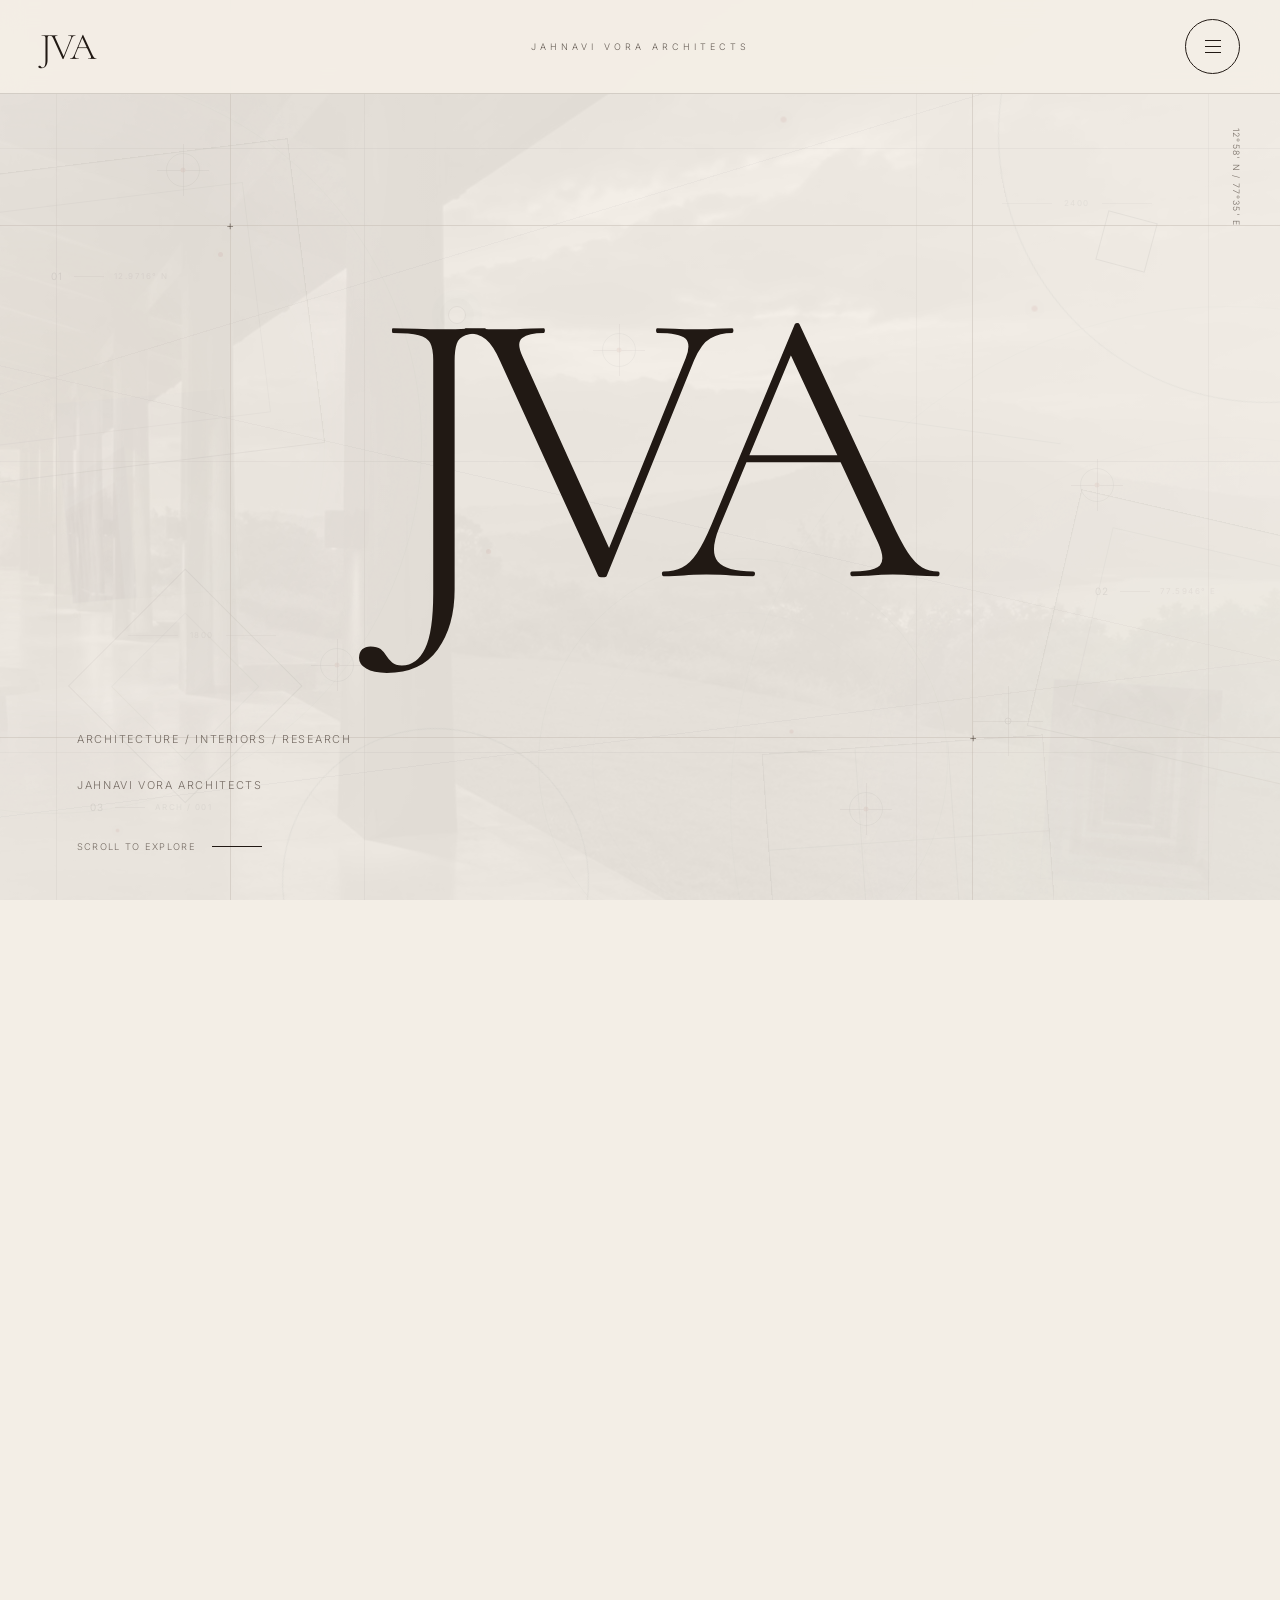
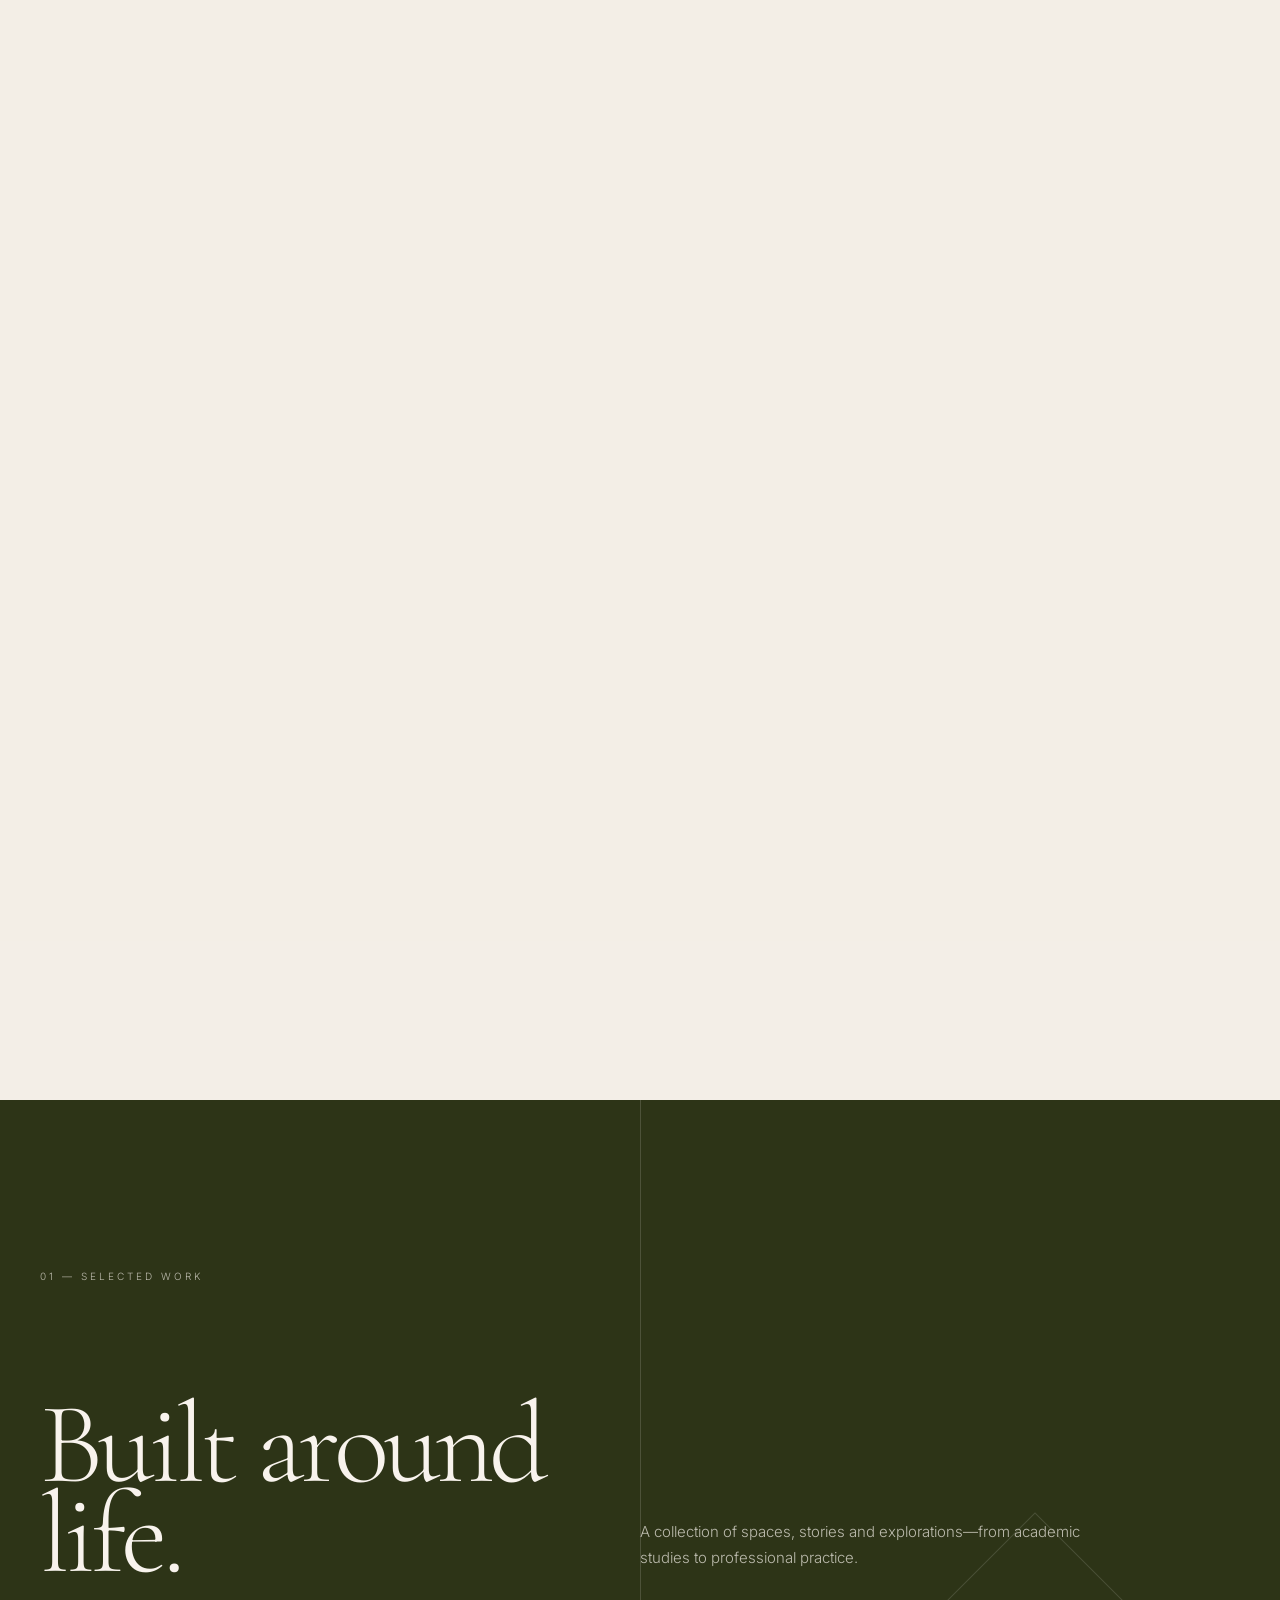
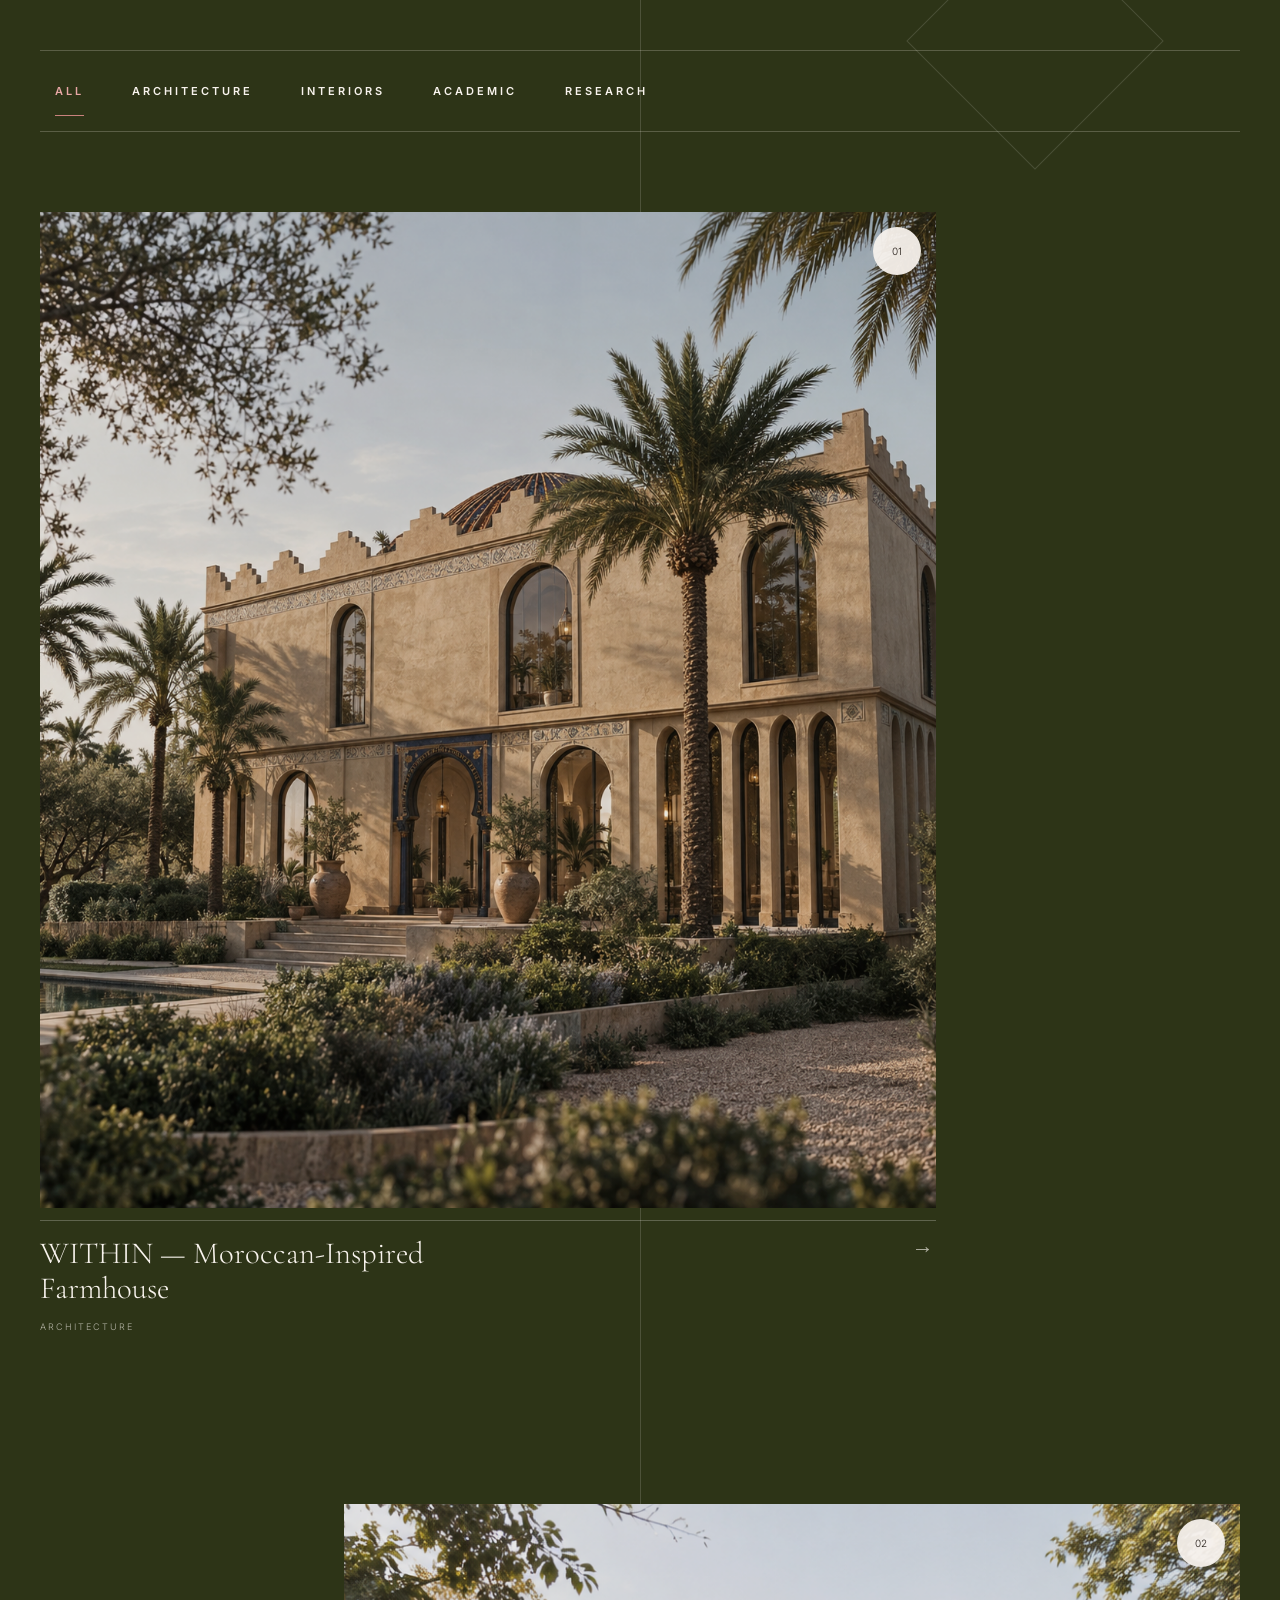
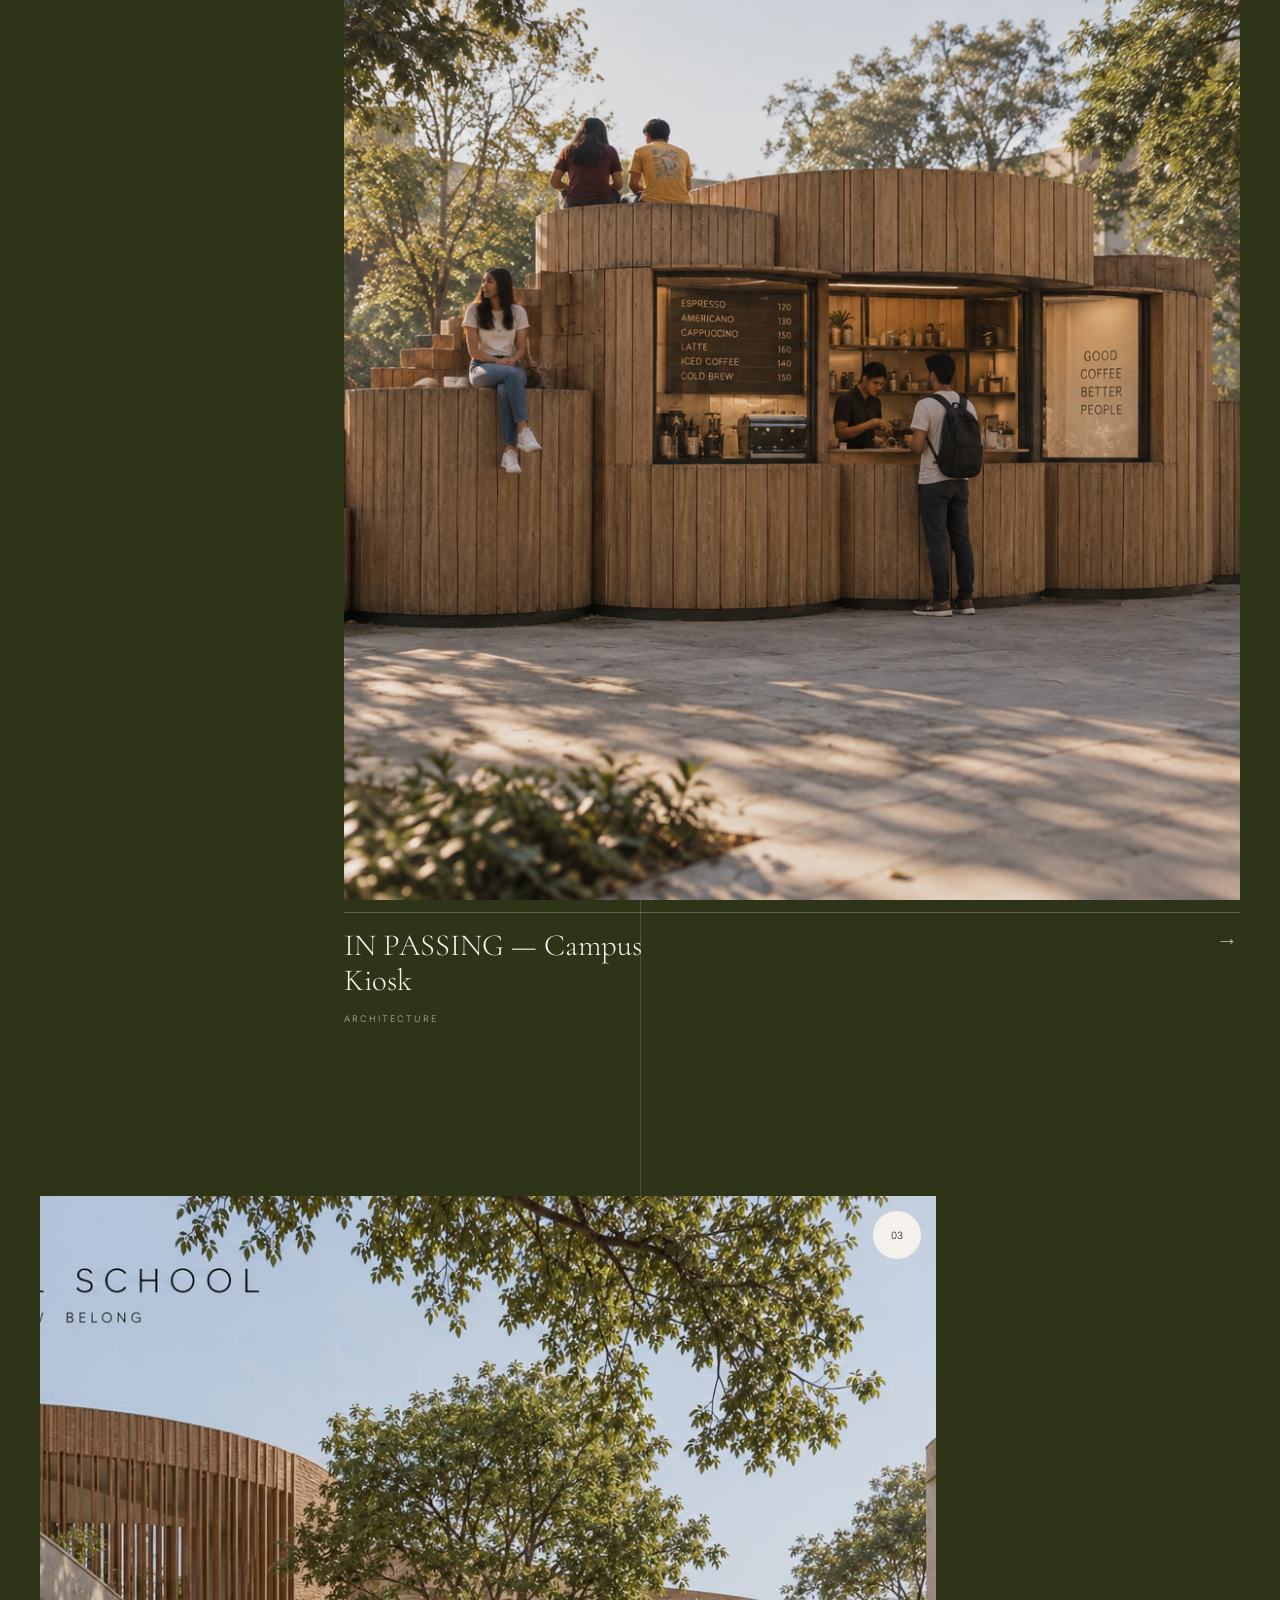
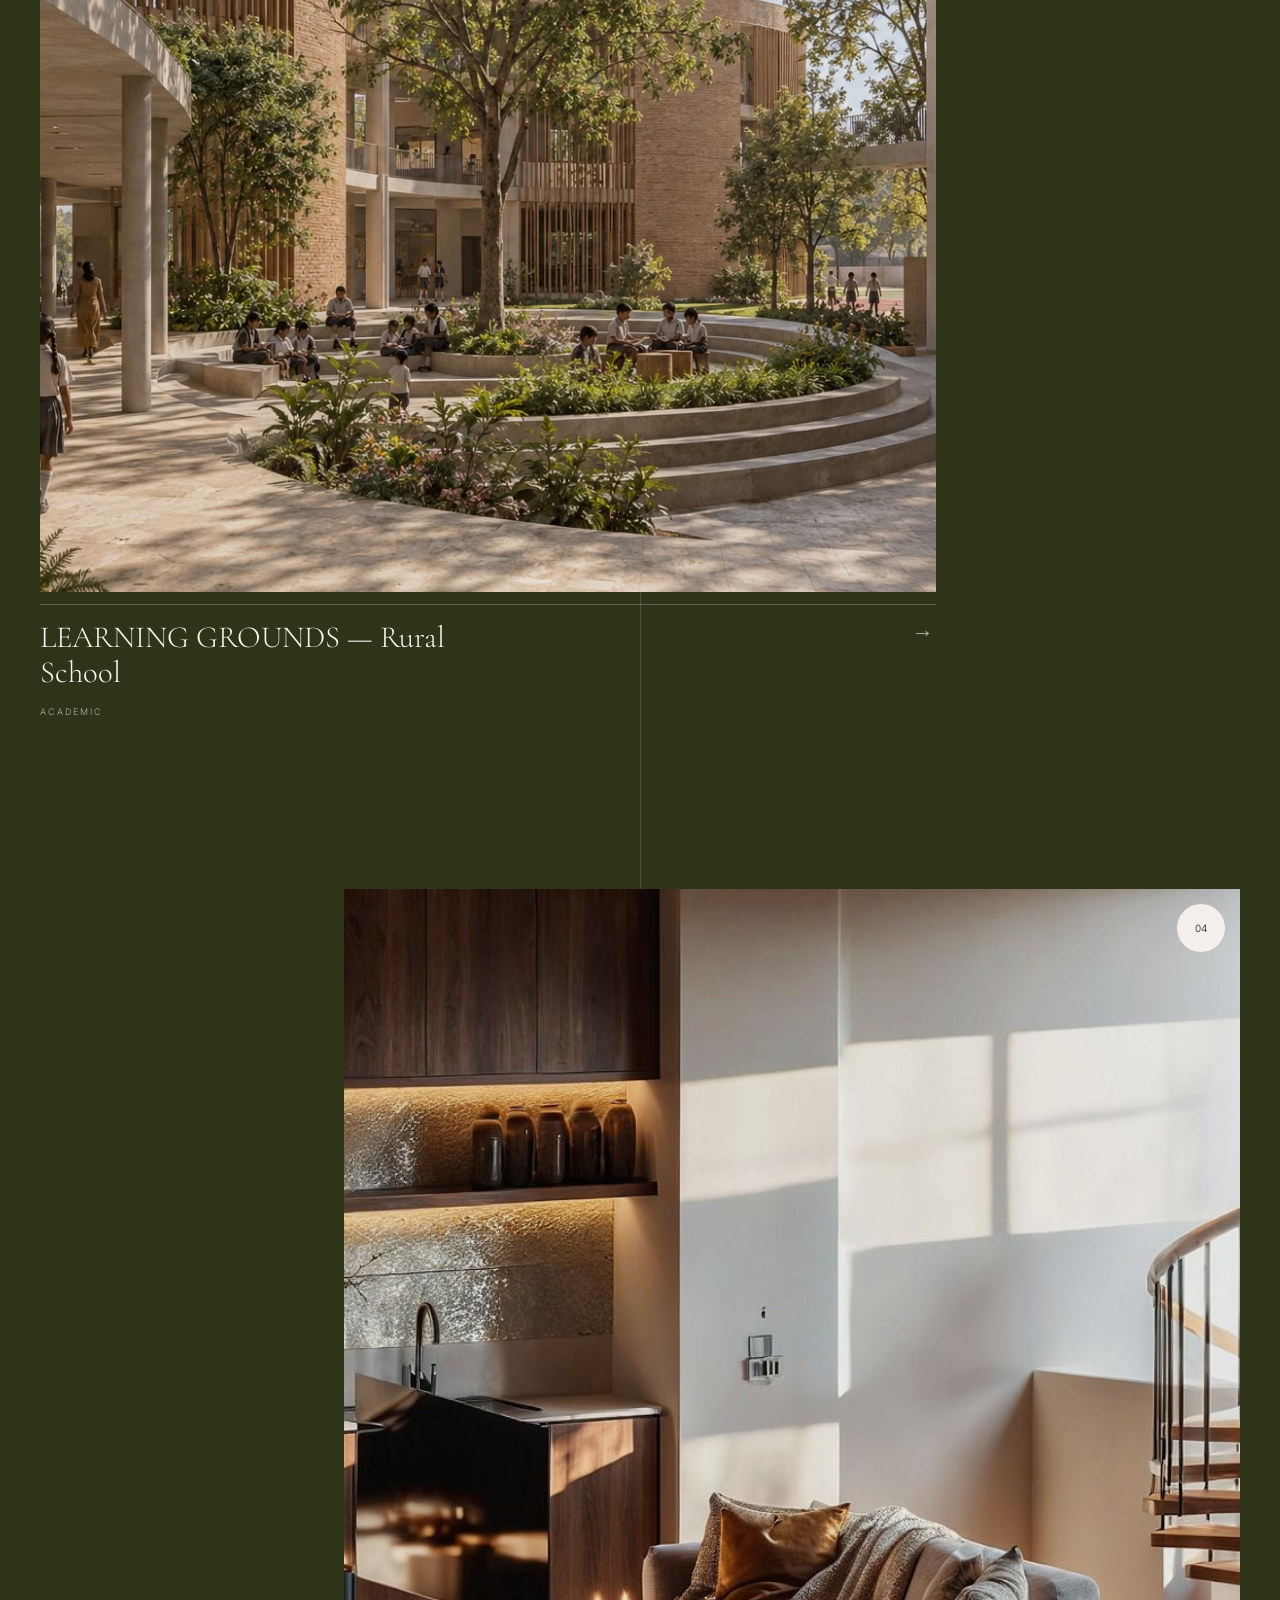
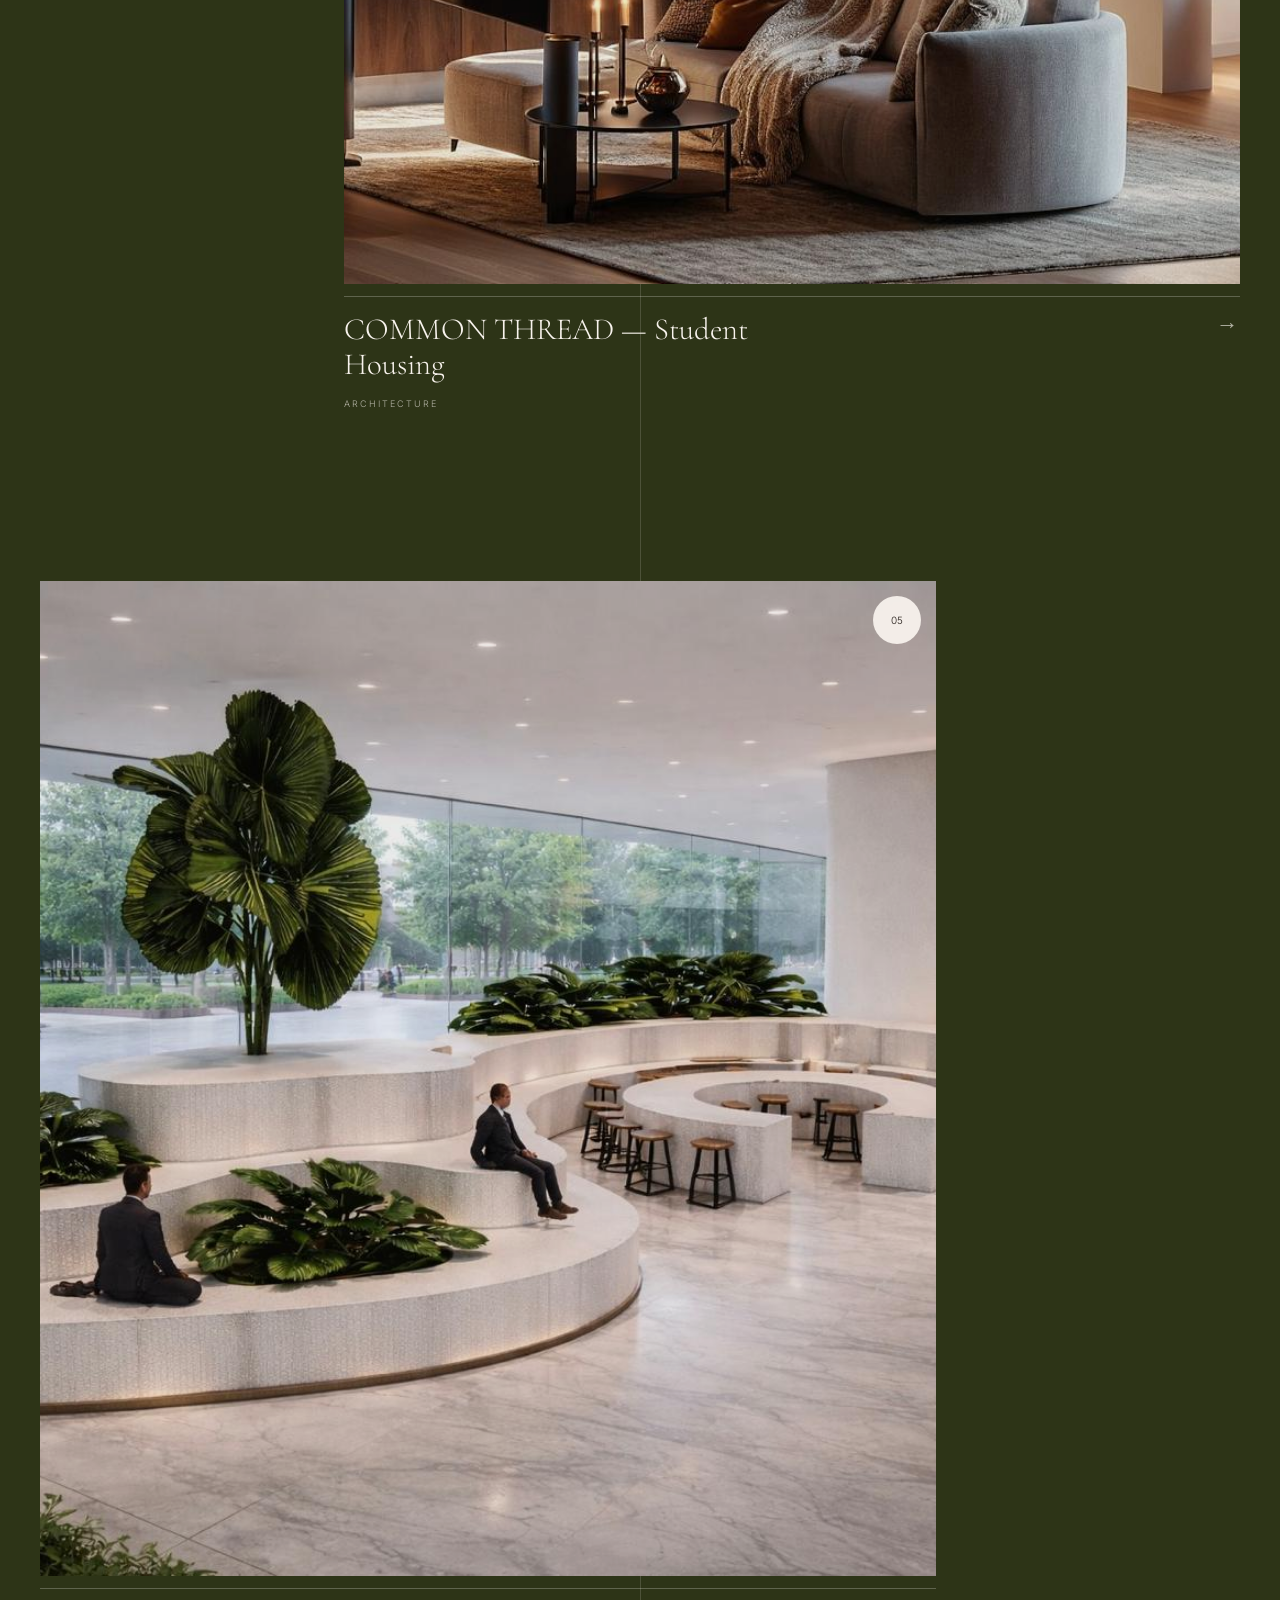
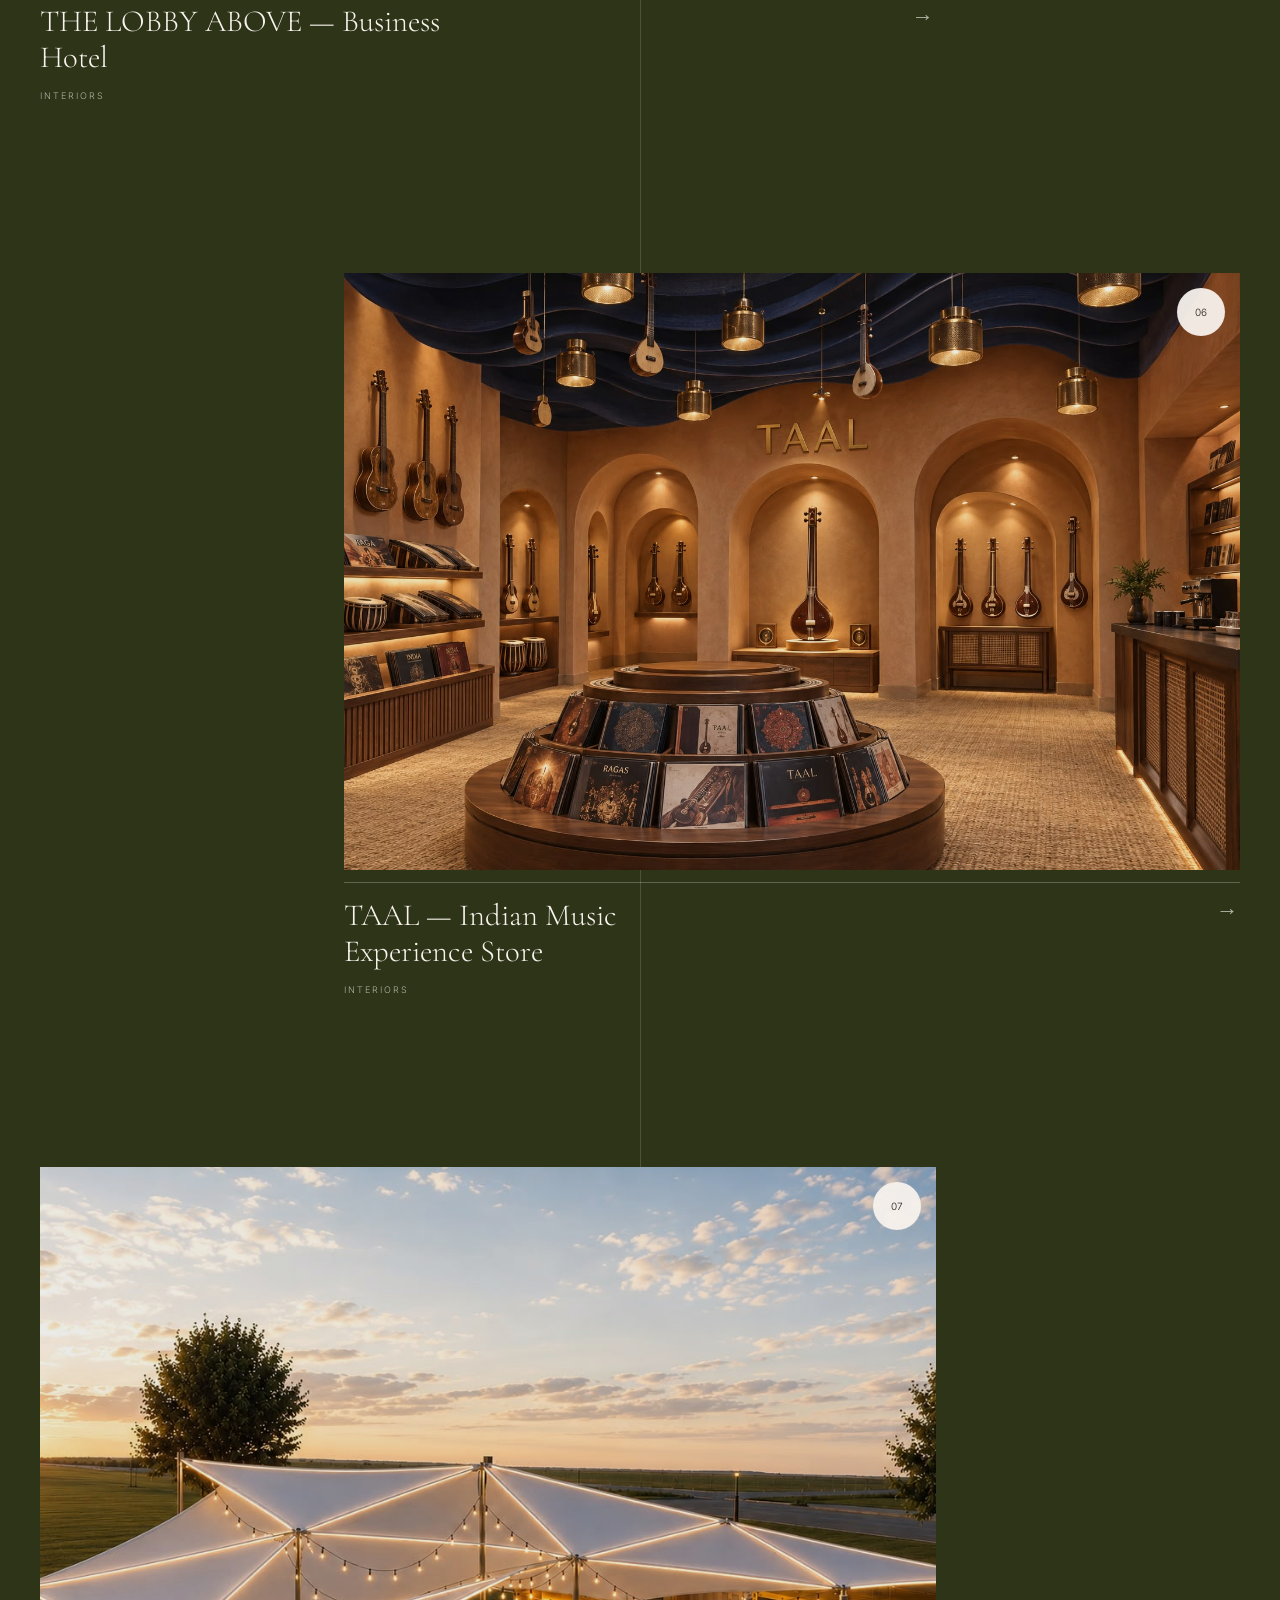
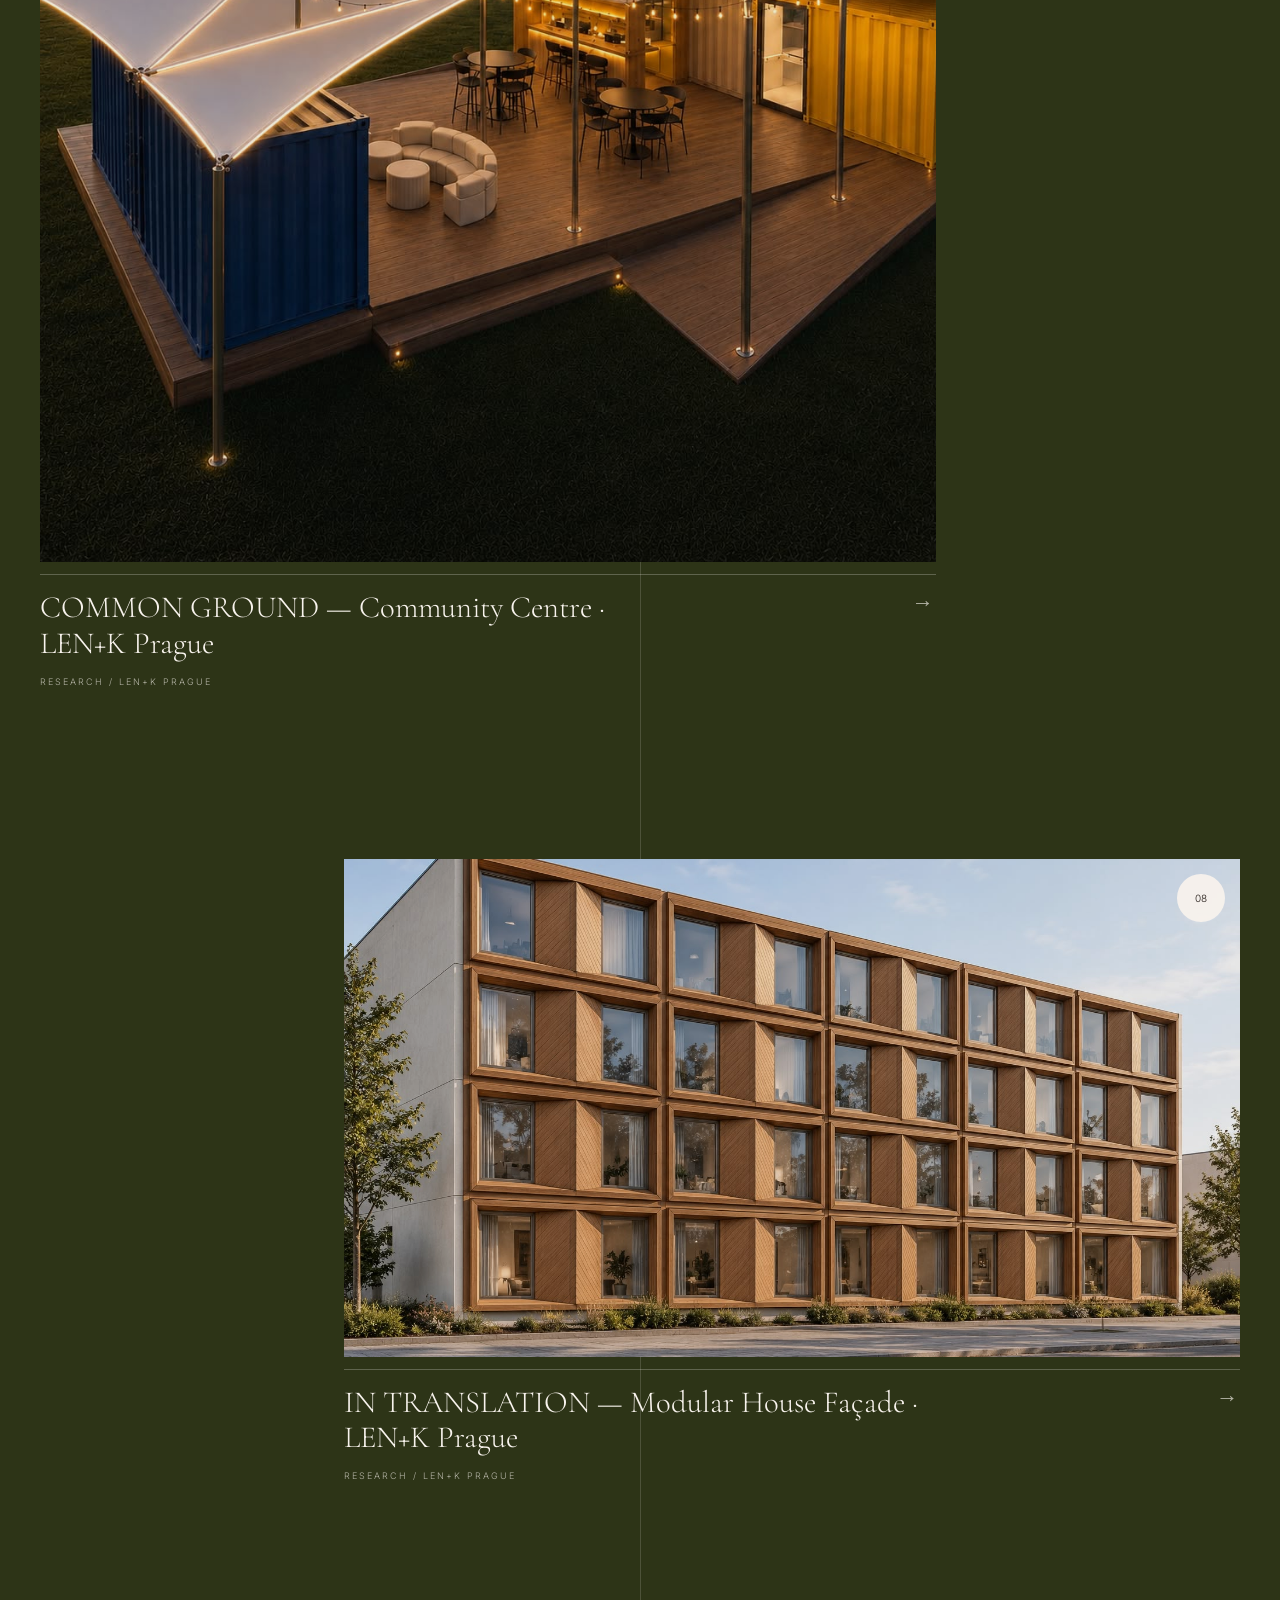
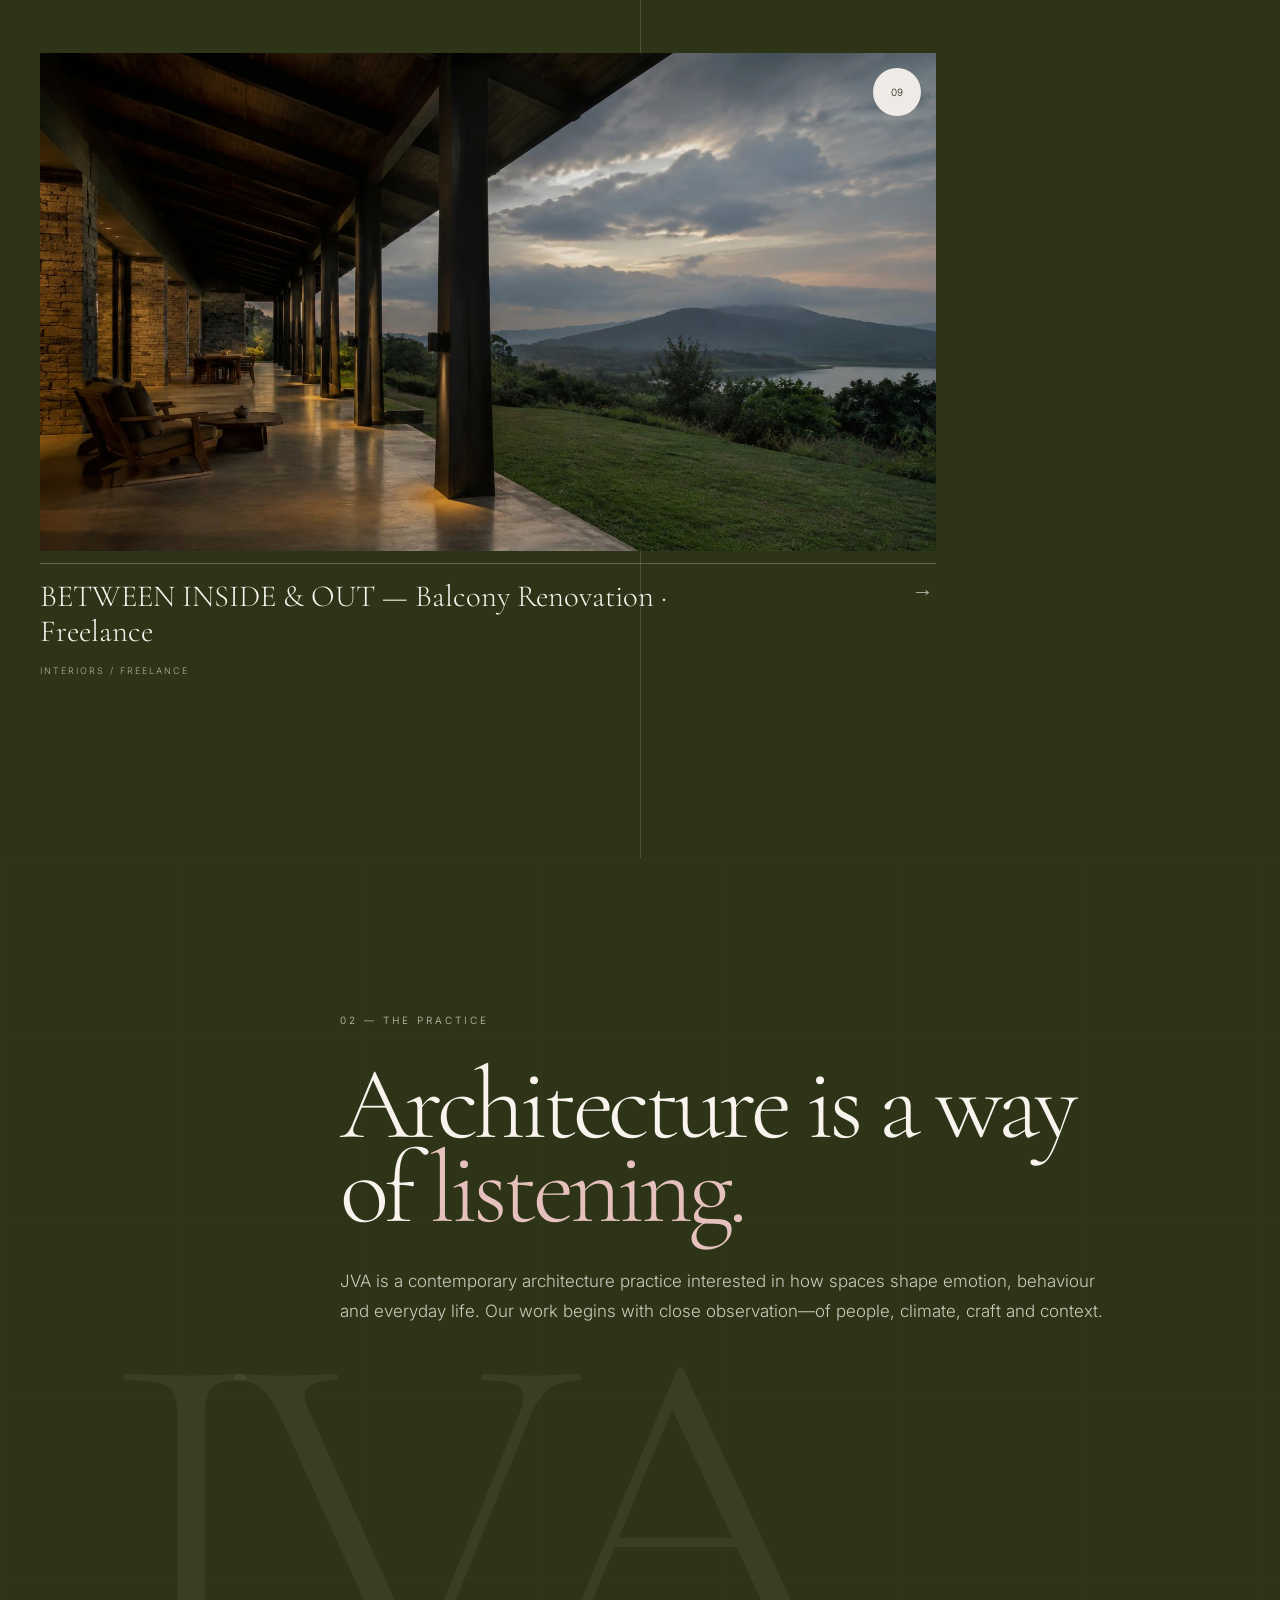
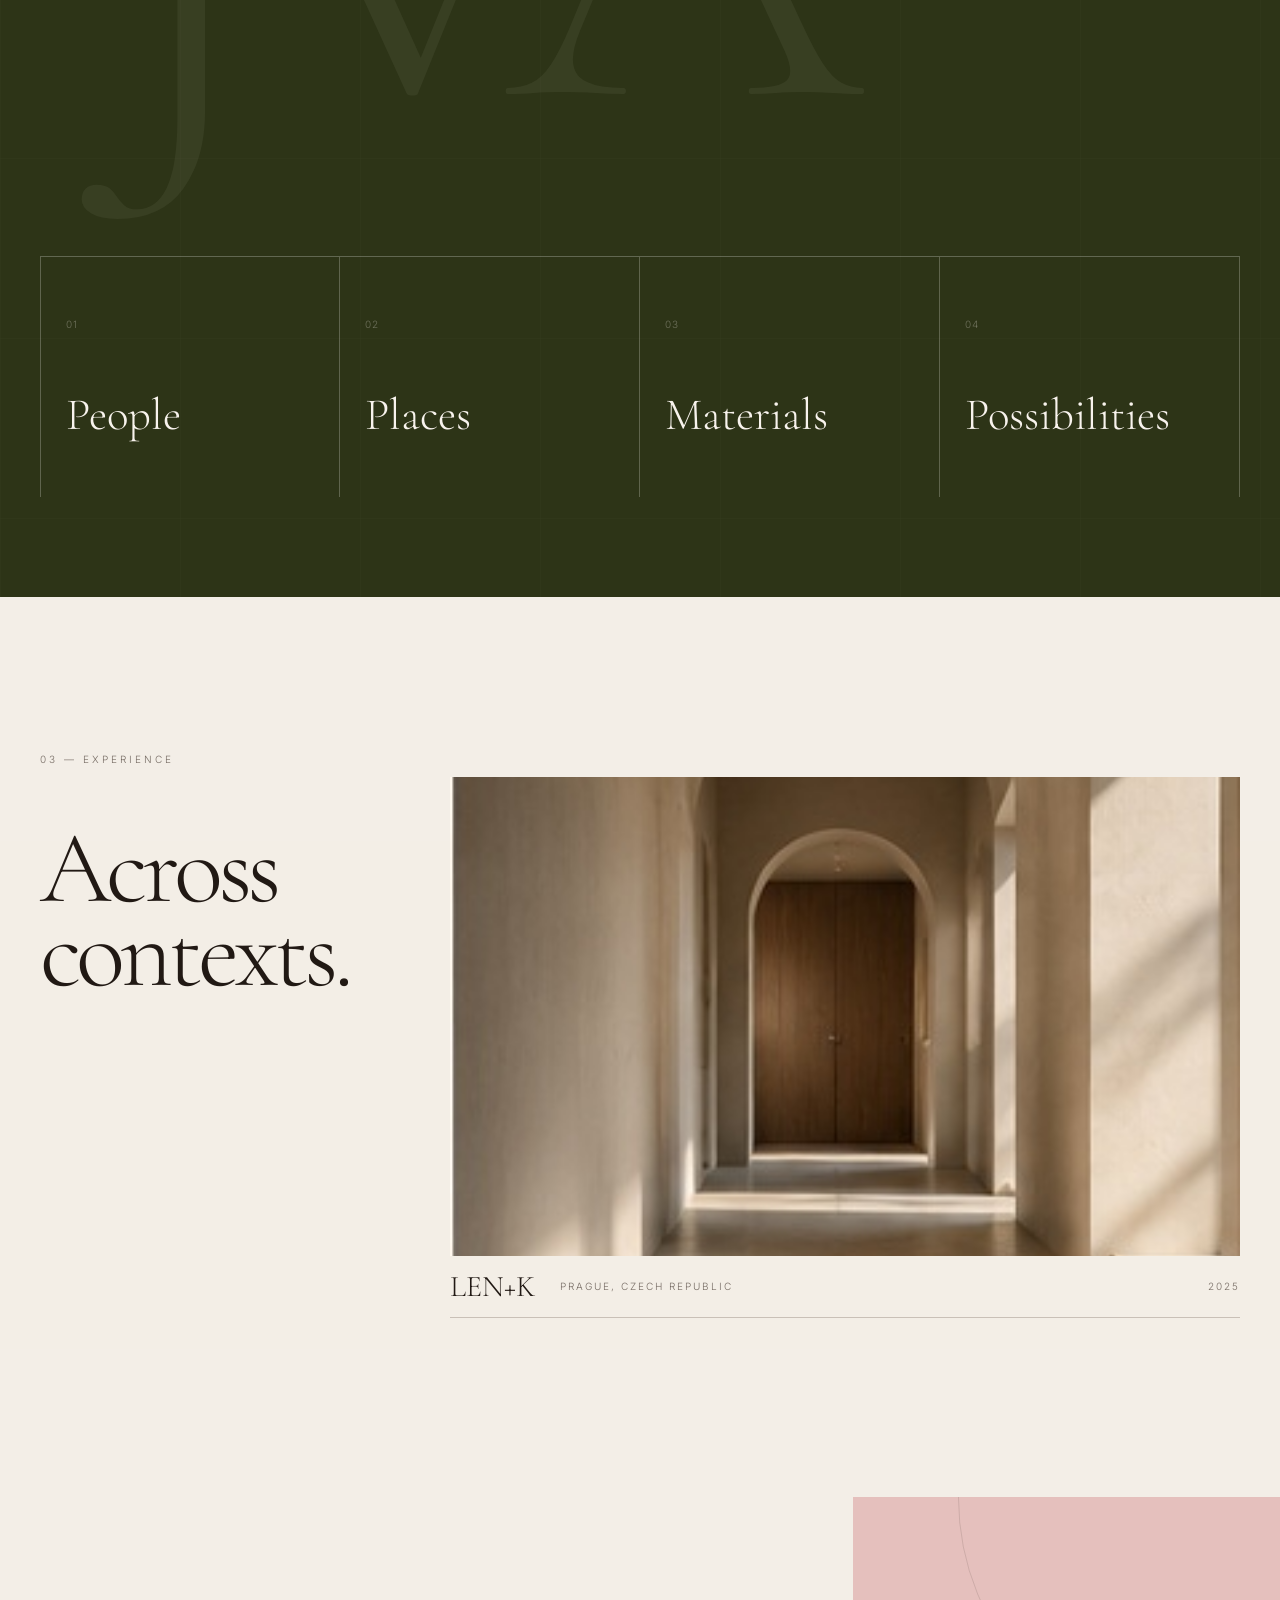
<file: index.html>
<!DOCTYPE html>
<html lang="en">

<head>
    <meta charset="UTF-8">
    <meta name="viewport" content="width=device-width, initial-scale=1.0">

    <title>JVA — Jahnavi Vora Architects</title>

    <meta
        name="description"
        content="Jahnavi Vora Architects — Contemporary Indian architecture, interiors, research and design."
    >

    <!-- Google Fonts -->
    <link rel="preconnect" href="https://fonts.googleapis.com">
    <link rel="preconnect" href="https://fonts.gstatic.com" crossorigin>

    <link
        href="https://fonts.googleapis.com/css2?family=Cormorant+Garamond:wght@300;400;500&family=Inter:wght@300;400;500&display=swap"
        rel="stylesheet"
    >

    <!-- Main CSS -->
    <link rel="stylesheet" href="style.css">

</head>


<body>

<!-- =====================================================
     GLOBAL ARCHITECTURAL MOTION
====================================================== -->

<!-- =====================================================
     JVA — CINEMATIC ARCHITECTURAL MOTION SYSTEM
====================================================== -->

<div class="global-motion" aria-hidden="true">

    <!-- -------------------------------------------------
         ATMOSPHERIC GLOW
    -------------------------------------------------- -->

    <div class="motion-glow motion-glow-1"></div>
    <div class="motion-glow motion-glow-2"></div>


    <!-- -------------------------------------------------
         GIANT ARCHITECTURAL RINGS
    -------------------------------------------------- -->

    <div class="motion-ring motion-ring-1">
        <span></span>
    </div>

    <div class="motion-ring motion-ring-2">
        <span></span>
    </div>

    <div class="motion-ring motion-ring-3">
        <span></span>
    </div>


    <!-- -------------------------------------------------
         BLUEPRINT GRID
    -------------------------------------------------- -->

    <div class="motion-blueprint">

        <div class="blueprint-v blueprint-v-1"></div>
        <div class="blueprint-v blueprint-v-2"></div>
        <div class="blueprint-v blueprint-v-3"></div>
        <div class="blueprint-v blueprint-v-4"></div>

        <div class="blueprint-h blueprint-h-1"></div>
        <div class="blueprint-h blueprint-h-2"></div>
        <div class="blueprint-h blueprint-h-3"></div>

    </div>


    <!-- -------------------------------------------------
         DIAGONAL DRAFTING LINES
    -------------------------------------------------- -->

    <div class="motion-diagonal motion-diagonal-1"></div>
    <div class="motion-diagonal motion-diagonal-2"></div>
    <div class="motion-diagonal motion-diagonal-3"></div>


    <!-- -------------------------------------------------
     ABSTRACT ARCHITECTURAL SHAPES
-------------------------------------------------- -->

<div class="motion-shapes">

    <!-- Large architectural frame -->
    <div class="motion-shape shape-frame shape-frame-1">
        <span></span>
    </div>

    <!-- Rotated rectangular frame -->
    <div class="motion-shape shape-frame shape-frame-2">
        <span></span>
    </div>

    <!-- Large arc -->
    <div class="motion-shape shape-arc shape-arc-1">
        <span></span>
    </div>

    <!-- Smaller arc -->
    <div class="motion-shape shape-arc shape-arc-2">
        <span></span>
    </div>

    <!-- Triangle -->
    <div class="motion-shape shape-triangle shape-triangle-1">
        <span></span>
    </div>

    <!-- Architectural diamond -->
    <div class="motion-shape shape-diamond shape-diamond-1">
        <span></span>
    </div>

    <!-- Thin construction rectangle -->
    <div class="motion-shape shape-plan shape-plan-1">
        <span></span>
        <span></span>
        <span></span>
    </div>

    <!-- Small square -->
    <div class="motion-shape shape-square shape-square-1"></div>

    <!-- Small circle -->
    <div class="motion-shape shape-circle shape-circle-1"></div>

    <!-- Cross construction mark -->
    <div class="motion-shape shape-cross shape-cross-1">
        <span></span>
    </div>

</div>


    <!-- -------------------------------------------------
         ARCHITECTURAL CROSSHAIRS
    -------------------------------------------------- -->

    <div class="motion-crosshair motion-crosshair-1">
        <span></span>
    </div>

    <div class="motion-crosshair motion-crosshair-2">
        <span></span>
    </div>

    <div class="motion-crosshair motion-crosshair-3">
        <span></span>
    </div>

    <div class="motion-crosshair motion-crosshair-4">
        <span></span>
    </div>

    <div class="motion-crosshair motion-crosshair-5">
        <span></span>
    </div>


    <!-- -------------------------------------------------
         COORDINATE MARKERS
    -------------------------------------------------- -->

    <div class="motion-coordinate motion-coordinate-1">
        <span>01</span>
        <i></i>
        <b>12.9716° N</b>
    </div>

    <div class="motion-coordinate motion-coordinate-2">
        <span>02</span>
        <i></i>
        <b>77.5946° E</b>
    </div>

    <div class="motion-coordinate motion-coordinate-3">
        <span>03</span>
        <i></i>
        <b>ARCH / 001</b>
    </div>


    <!-- -------------------------------------------------
         FLOATING PROJECT FRAGMENTS
    -------------------------------------------------- -->

    <div class="motion-project motion-project-1">
        <div class="motion-project-image">
            <img
                src="assets/courtyard-house.jpg"
                alt=""
            >
        </div>

        <div class="motion-project-meta">
            <span>01</span>
            <span>COURTYARD</span>
        </div>
    </div>


    <div class="motion-project motion-project-2">
        <div class="motion-project-image">
            <img
                src="assets/learning-landscapes.jpg"
                alt=""
            >
        </div>

        <div class="motion-project-meta">
            <span>03</span>
            <span>LANDSCAPE</span>
        </div>
    </div>


    <!-- -------------------------------------------------
         ORBITING POINTS
    -------------------------------------------------- -->

    <span class="motion-point motion-point-1"></span>
    <span class="motion-point motion-point-2"></span>
    <span class="motion-point motion-point-3"></span>
    <span class="motion-point motion-point-4"></span>
    <span class="motion-point motion-point-5"></span>
    <span class="motion-point motion-point-6"></span>


    <!-- -------------------------------------------------
         MEASUREMENT LINES
    -------------------------------------------------- -->

    <div class="motion-measure motion-measure-1">
        <span></span>
        <b>2400</b>
        <span></span>
    </div>

    <div class="motion-measure motion-measure-2">
        <span></span>
        <b>1800</b>
        <span></span>
    </div>

</div>


<!-- =====================================================
     PAGE CONTENT
===================================================== -->

<div class="site-content">
  <!-- =====================================================
     JVA INTRO / LOADING ANIMATION
===================================================== -->

<div class="jva-intro" id="jvaIntro">

    <div class="jva-intro-inner">

        <!-- Architectural construction lines -->
        <svg
            class="jva-intro-mark"
            viewBox="0 0 600 300"
            xmlns="http://www.w3.org/2000/svg"
            aria-label="JVA"
        >

            <!-- J -->
            <path
                class="jva-line j-line"
                d="M95 55
                   L95 205
                   C95 245 72 260 45 260
                   C20 260 8 242 8 215"
            />

            <!-- V -->
            <path
                class="jva-line v-line"
                d="M165 55
                   L245 255
                   L335 55"
            />

            <!-- A -->
            <path
                class="jva-line a-left"
                d="M330 255
                   L410 55
                   L500 255"
            />

            <path
                class="jva-line a-cross"
                d="M365 170
                   L455 170"
            />

            <!-- Architectural construction guides -->

            <line
                class="construction-line construction-1"
                x1="25"
                y1="45"
                x2="520"
                y2="45"
            />

            <line
                class="construction-line construction-2"
                x1="25"
                y1="270"
                x2="520"
                y2="270"
            />

            <line
                class="construction-line construction-3"
                x1="245"
                y1="25"
                x2="245"
                y2="285"
            />

            <line
                class="construction-line construction-4"
                x1="410"
                y1="25"
                x2="410"
                y2="285"
            />

        </svg>


        <div class="jva-intro-name">
            JAHNAVI VORA ARCHITECTS
        </div>

    </div>

</div>


    <!-- =================================================
         HEADER
    ================================================== -->

    <header class="topbar">

        <!-- Logo -->

        <a href="#home" class="logo">
            JVA
        </a>


        <!-- Studio Name -->

        <div class="studio-name">
            JAHNAVI VORA ARCHITECTS
        </div>


        <!-- Menu Button -->

        <button
            class="menu-button"
            id="menuOpen"
            aria-label="Open navigation menu"
        >

            <span></span>
            <span></span>
            <span></span>

        </button>

    </header>



    <!-- =================================================
         HERO
    ================================================== -->

    <main id="home">

        <section class="hero" id="home">

    <div class="hero-scroll-space">

        <!-- Faded architectural background photograph -->
        <div class="hero-background-photo" aria-hidden="true">
            <img src="assets/jva-veranda.jpg" alt="">
        </div>

        <!-- Architectural construction grid -->
        <div class="hero-grid-lines">
            <span class="grid-line line-v1"></span>
            <span class="grid-line line-v2"></span>
            <span class="grid-line line-h1"></span>
            <span class="grid-line line-h2"></span>
        </div>

        <!-- Small coordinates -->
        <div class="hero-coordinates">
            12°58' N / 77°35' E
        </div>

        <!-- Main JVA -->
        <div class="hero-jva">
            JVA
        </div>

        <!-- Main title -->
        <div class="hero-title-wrap">
            <p class="hero-kicker">ARCHITECTURE / INTERIORS / RESEARCH</p>

            <h1 class="hero-title">
                
            </h1>

            <div class="hero-description">
                JAHNAVI VORA ARCHITECTS
            </div>
        </div>

        <!-- Architect image -->
        <div class="hero-architect">
            <div class="architect-frame">
                <img
                    src="assets/architect.jpg"
                    alt="Jahnavi Vora"
                >
            </div>

            <div class="architect-label">
                <span>JVA / 01</span>
                <span>ARCHITECT</span>
            </div>

            <!-- Studio statement travels with the architect image -->
            <div class="architect-comment">
                <span class="architect-comment-label">JVA — NOTE</span>
                <p>JVA is an architecture and spatial design practice exploring the relationships between people, place, material and everyday life. Rooted in India and open to wider contexts, JVA approaches architecture as a field of relationships rather than a sequence of objects.</p>
            </div>
        </div>

        <!-- Large moving studio name -->
        <div class="hero-studio-marquee" aria-hidden="true">
            JAHNAVI VORA ARCHITECTS
        </div>

        <!-- Scroll indicator -->
        <div class="hero-scroll">
            <span>SCROLL TO EXPLORE</span>
            <i></i>
        </div>

    </div>

</section>



        <!-- =================================================
             WORK SECTION
        ================================================== -->

        <section
            class="work-section"
            id="work"
        >


            <!-- Work Introduction -->

            <div class="work-intro">


                <div class="section-label">
                    01 — SELECTED WORK
                </div>


                <h2>
                    Built around
                    <br>
                    life.
                </h2>


                <p>
                    A collection of spaces, stories and
                    explorations—from academic studies
                    to professional practice.
                </p>


            </div>



            <!-- Work Filters -->

            <div class="work-filters">


                <button
                    class="active"
                    data-filter="all"
                >
                    ALL
                </button>


                <button
                    data-filter="architecture"
                >
                    ARCHITECTURE
                </button>


                <button
                    data-filter="interiors"
                >
                    INTERIORS
                </button>


                <button
                    data-filter="academic"
                >
                    ACADEMIC
                </button>


                <button
                    data-filter="research"
                >
                    RESEARCH
                </button>


            </div>



            <!-- Project List -->

            <div class="project-grid">

                <!-- PROJECT 01 -->
                <article
    class="project project-large"
    data-category="architecture"
    onclick="
        sessionStorage.setItem('jvaWorkScroll', window.scrollY);
        window.location.href='within.html';
    "
    role="link"
    tabindex="0"
    onkeydown="
        if(event.key === 'Enter' || event.key === ' ')
        {
            sessionStorage.setItem('jvaWorkScroll', window.scrollY);
            window.location.href='within.html';
        }
    "
>
                    <div class="project-image">
                        <img src="assets/1/within-02.PNG" alt="WITHIN — Moroccan-Inspired Farmhouse" loading="lazy">
                        <span class="project-number">01</span>
                    </div>
                    <div class="project-info">
                        <div>
                            <h3>WITHIN — Moroccan-Inspired Farmhouse</h3>
                            <span>ARCHITECTURE</span>
                        </div>
                        <span class="project-arrow">→</span>
                    </div>
                </article>

                <!-- PROJECT 02 -->
                <article
    class="project project-large"
    data-category="architecture"
    onclick="
        sessionStorage.setItem('jvaWorkScroll', window.scrollY);
        window.location.href='in-passing.html';
    "
    role="link"
    tabindex="0"
    onkeydown="
        if(event.key === 'Enter' || event.key === ' ')
        {
            sessionStorage.setItem('jvaWorkScroll', window.scrollY);
            window.location.href='in-passing.html';
        }
    "
>
                    <div class="project-image">
                        <img src="assets/2/2 (1).PNG" alt="IN PASSING — Campus Kiosk" loading="lazy">
                        <span class="project-number">02</span>
                    </div>
                    <div class="project-info">
                        <div>
                            <h3>IN PASSING — Campus Kiosk</h3>
                            <span>ARCHITECTURE</span>
                        </div>
                        <span class="project-arrow">→</span>
                    </div>
                </article>

                <!-- PROJECT 03 -->
                <article
    class="project project-large"
    data-category="architecture"
    onclick="
        sessionStorage.setItem('jvaWorkScroll', window.scrollY);
        window.location.href='learning-grounds.html';
    "
    role="link"
    tabindex="0"
    onkeydown="
        if(event.key === 'Enter' || event.key === ' ')
        {
            sessionStorage.setItem('jvaWorkScroll', window.scrollY);
            window.location.href='learning-grounds.html';
        }
    "
>
                    <div class="project-image">
                        <img src="assets/3/3 (7).jpeg" alt="LEARNING GROUNDS — Rural School" loading="lazy">
                        <span class="project-number">03</span>
                    </div>
                    <div class="project-info">
                        <div>
                            <h3>LEARNING GROUNDS — Rural School</h3>
                            <span>ACADEMIC</span>
                        </div>
                        <span class="project-arrow">→</span>
                    </div>
                </article>

                <!-- PROJECT 04 -->
                <article
    class="project project-large"
    data-category="architecture"
    onclick="
        sessionStorage.setItem('jvaWorkScroll', window.scrollY);
        window.location.href='common-thread.html';
    "
    role="link"
    tabindex="0"
    onkeydown="
        if(event.key === 'Enter' || event.key === ' ')
        {
            sessionStorage.setItem('jvaWorkScroll', window.scrollY);
            window.location.href='common-thread.html';
        }
    "
>
                    <div class="project-image">
                        <img src="assets/4/4 (3).jpeg" alt="COMMON THREAD — Student Housing" loading="lazy">
                        <span class="project-number">04</span>
                    </div>
                    <div class="project-info">
                        <div>
                            <h3>COMMON THREAD — Student Housing</h3>
                            <span>ARCHITECTURE</span>
                        </div>
                        <span class="project-arrow">→</span>
                    </div>
                </article>

                <!-- PROJECT 05 -->
                <article
    class="project project-large"
    data-category="architecture"
    onclick="
        sessionStorage.setItem('jvaWorkScroll', window.scrollY);
        window.location.href='the-lobby-above.html';
    "
    role="link"
    tabindex="0"
    onkeydown="
        if(event.key === 'Enter' || event.key === ' ')
        {
            sessionStorage.setItem('jvaWorkScroll', window.scrollY);
            window.location.href='the-lobby-above.html';
        }
    "
>
                    <div class="project-image">
                        <img src="assets/5/5 (2).jpeg" alt="THE LOBBY ABOVE — Business Hotel" loading="lazy">
                        <span class="project-number">05</span>
                    </div>
                    <div class="project-info">
                        <div>
                            <h3>THE LOBBY ABOVE — Business Hotel</h3>
                            <span>INTERIORS</span>
                        </div>
                        <span class="project-arrow">→</span>
                    </div>
                </article>

                <!-- PROJECT 06 -->
                <article
    class="project"
    data-category="architecture"
    onclick="
        sessionStorage.setItem('jvaWorkScroll', window.scrollY);
        window.location.href='taal.html';
    "
    role="link"
    tabindex="0"
    onkeydown="
        if(event.key === 'Enter' || event.key === ' ')
        {
            sessionStorage.setItem('jvaWorkScroll', window.scrollY);
            window.location.href='taal.html';
        }
    "
>
                    <div class="project-image">
                        <img src="assets/6/6 (10).jpeg" alt="TAAL — Indian Music Experience Store" loading="lazy">
                        <span class="project-number">06</span>
                    </div>
                    <div class="project-info">
                        <div>
                            <h3>TAAL — Indian Music Experience Store</h3>
                            <span>INTERIORS</span>
                        </div>
                        <span class="project-arrow">→</span>
                    </div>
                </article>

                <!-- PROJECT 07 -->
                <article
    class="project project-large"
    data-category="architecture"
    onclick="
        sessionStorage.setItem('jvaWorkScroll', window.scrollY);
        window.location.href='common-ground.html';
    "
    role="link"
    tabindex="0"
    onkeydown="
        if(event.key === 'Enter' || event.key === ' ')
        {
            sessionStorage.setItem('jvaWorkScroll', window.scrollY);
            window.location.href='common-ground.html';
        }
    "
>
                    <div class="project-image">
                        <img src="assets/7/7 (14).jpeg" alt="COMMON GROUND — Community Centre · LEN+K Prague" loading="lazy">
                        <span class="project-number">07</span>
                    </div>
                    <div class="project-info">
                        <div>
                            <h3>COMMON GROUND — Community Centre · LEN+K Prague</h3>
                            <span>RESEARCH / LEN+K PRAGUE</span>
                        </div>
                        <span class="project-arrow">→</span>
                    </div>
                </article>

                <!-- PROJECT 08 -->
                <article
    class="project project-wide"
    data-category="research"
    onclick="
        sessionStorage.setItem('jvaWorkScroll', window.scrollY);
        window.location.href='in-translation.html';
    "
    role="link"
    tabindex="0"
    onkeydown="
        if(event.key === 'Enter' || event.key === ' ')
        {
            sessionStorage.setItem('jvaWorkScroll', window.scrollY);
            window.location.href='in-translation.html';
        }
    "
>
                    <div class="project-image">
                        <img src="assets/8/8 (3).jpeg" alt="IN TRANSLATION — Modular House Façade · LEN+K Prague" loading="lazy">
                        <span class="project-number">08</span>
                    </div>
                    <div class="project-info">
                        <div>
                            <h3>IN TRANSLATION — Modular House Façade · LEN+K Prague</h3>
                            <span>RESEARCH / LEN+K PRAGUE</span>
                        </div>
                        <span class="project-arrow">→</span>
                    </div>
                </article>

                <!-- PROJECT 09 -->
                <article
    class="project project-wide"
    data-category="interiors"
    onclick="
        sessionStorage.setItem('jvaWorkScroll', window.scrollY);
        window.location.href='between-inside-out.html';
    "
    role="link"
    tabindex="0"
    onkeydown="
        if(event.key === 'Enter' || event.key === ' ')
        {
            sessionStorage.setItem('jvaWorkScroll', window.scrollY);
            window.location.href='between-inside-out.html';
        }
    "
>
                    <div class="project-image">
                        <img src="assets/jva-veranda.jpg" alt="BETWEEN INSIDE &amp; OUT — Balcony Renovation · Freelance" loading="lazy">
                        <span class="project-number">09</span>
                    </div>
                    <div class="project-info">
                        <div>
                            <h3>BETWEEN INSIDE &amp; OUT — Balcony Renovation · Freelance</h3>
                            <span>INTERIORS / FREELANCE</span>
                        </div>
                        <span class="project-arrow">→</span>
                    </div>
                </article>

            </div>

        </section>



        <!-- =================================================
             PRACTICE SECTION
        ================================================== -->

        <section
            class="practice-section"
            id="practice"
        >


            <!-- Practice Heading -->

            <div class="practice-heading">


                <span class="section-label">
                    02 — THE PRACTICE
                </span>


                <h2>

                    Architecture is a way
                    <br>

                    of <em>listening.</em>

                </h2>


                <p>

                    JVA is a contemporary architecture
                    practice interested in how spaces
                    shape emotion, behaviour and everyday
                    life. Our work begins with close
                    observation—of people, climate, craft
                    and context.

                </p>


            </div>



            <!-- Decorative Background Mark -->

            <div class="giant-mark">
                JVA
            </div>



            <!-- Practice Values -->

            <div class="practice-grid">


                <div class="practice-card">

                    <small>
                        01
                    </small>

                    <h3>
                        People
                    </h3>

                </div>


                <div class="practice-card">

                    <small>
                        02
                    </small>

                    <h3>
                        Places
                    </h3>

                </div>


                <div class="practice-card">

                    <small>
                        03
                    </small>

                    <h3>
                        Materials
                    </h3>

                </div>


                <div class="practice-card">

                    <small>
                        04
                    </small>

                    <h3>
                        Possibilities
                    </h3>

                </div>


            </div>


        </section>



        <!-- =================================================
             EXPERIENCE SECTION
        ================================================== -->

        <section
            class="experience-section"
            id="experience"
        >


            <!-- Experience Title -->

            <div class="experience-title">


                <span class="section-label">
                    03 — EXPERIENCE
                </span>


                <h2>

                    Across
                    <br>
                    contexts.

                </h2>


            </div>



            <!-- Experience Project -->

            <div class="experience-project">


                <div class="experience-image">

                    <img
                        src="assets/learning-landscapes.jpg"
                        alt="Architecture across contexts"
                        loading="lazy"
                    >

                </div>



                <div class="experience-meta">


                    <strong>
                        LEN+K
                    </strong>


                    <span>
                        PRAGUE, CZECH REPUBLIC
                    </span>


                    <span>
                        2025
                    </span>


                </div>


            </div>


        </section>



        <!-- =================================================
             CONTACT SECTION
        ================================================== -->

        <section
            class="contact-section"
            id="contact"
        >


            <!-- Contact Main -->

            <div class="contact-main">


                <span class="section-label">
                    04 — CONTACT
                </span>


                <h2>

                    Let's create
                    <br>

                    meaningful
                    <br>

                    spaces
                    <br>

                    <em>together.</em>

                </h2>


                <a
                    href="mailto:hello@jvaarchitects.com"
                    class="contact-button"
                >

                    START A CONVERSATION

                    <span>
                        →
                    </span>

                </a>


            </div>



            <!-- Contact Side -->

            <div class="contact-side">


                <div class="contact-details">

                    <p>
                        HYDERABAD, INDIA
                    </p>

                    <p>
                        FOR A MORE HUMAN TOMORROW.
                    </p>

                </div>



                <div class="social-links">


                    <a
                        href="#"
                        target="_blank"
                        rel="noopener"
                    >
                        LinkedIn ↗
                    </a>


                    <a
                        href="#"
                        target="_blank"
                        rel="noopener"
                    >
                        Behance ↗
                    </a>


                    <a
                        href="#"
                        target="_blank"
                        rel="noopener"
                    >
                        Instagram ↗
                    </a>


                </div>


            </div>


        </section>



        <!-- =================================================
             FOOTER
        ================================================== -->

        <footer class="footer">


            <div class="footer-brand">


                <div class="footer-logo">
                    JVA
                </div>


                <p>
                    JAHNAVI VORA ARCHITECTS
                </p>


            </div>



            <div class="footer-right">


                <span class="footer-line"></span>


                <span>
                    © 2026 JVA
                </span>


            </div>


        </footer>


    </main>

</div>



<!-- =====================================================
     FULLSCREEN MENU
===================================================== -->

<div
    class="menu-overlay"
    id="menuOverlay"
    aria-hidden="true"
>


    <!-- Menu Header -->

    <div class="menu-header">


        <div>


            <div class="menu-logo">
                JVA
            </div>


            <div class="menu-studio">
                JAHNAVI VORA ARCHITECTS
            </div>


        </div>



        <button
            id="menuClose"
            class="menu-close"
            aria-label="Close navigation menu"
        >
            ×
        </button>


    </div>



    <!-- Menu Content -->

    <div class="menu-content">


        <!-- Navigation -->

        <nav>


            <a href="#home">

                <small>
                    01
                </small>

                Home

            </a>


            <a href="#work">

                <small>
                    02
                </small>

                Work

            </a>


            <a href="#practice">

                <small>
                    03
                </small>

                Practice

            </a>


            <a href="#experience">

                <small>
                    04
                </small>

                Experience

            </a>


            <a href="#contact">

                <small>
                    05
                </small>

                Contact

            </a>


        </nav>



        <!-- Large JVA Mark -->

        <div class="menu-mark">


            <svg
                viewBox="0 0 500 400"
                aria-hidden="true"
            >


                <path
                    d="
                        M70 40
                        H170
                        V250
                        C170 320 130 350 85 350
                        C45 350 25 320 25 280
                    "
                />


                <path
                    d="
                        M170 40
                        L270 350
                        L370 40
                    "
                />


                <path
                    d="
                        M370 40
                        L450 350
                    "
                />


                <path
                    d="
                        M405 220
                        H480
                    "
                />


            </svg>


        </div>


    </div>


</div>



<!-- =====================================================
     JAVASCRIPT
===================================================== -->

<script src="script.js"></script>


</body>

</html>
</file>
<file: style.css>
/* =========================================================
   JVA — JAHNAVI VORA ARCHITECTS
   MAIN STYLESHEET
========================================================= */
/* =========================================================
   JVA INTRO ANIMATION
========================================================= */

.jva-intro {
    position: fixed;
    inset: 0;

    width: 100%;
    height: 100vh;
    height: calc(var(--vh, 1vh) * 100);

    background: #f3eee7;

    z-index: 99999;

    display: flex;
    align-items: center;
    justify-content: center;

    overflow: hidden;

    opacity: 1;

    transition:
        opacity 1.2s cubic-bezier(.77, 0, .18, 1),
        visibility 1.2s ease;
}


.jva-intro.hide {
    opacity: 0;
    visibility: hidden;
    pointer-events: none;
}


.jva-intro-inner {

    width: min(600px, 75vw);

    display: flex;
    flex-direction: column;
    align-items: center;

    transform: scale(1);

    transition:
        transform 1.2s cubic-bezier(.2,.7,.2,1);

}


.jva-intro.hide .jva-intro-inner {

    transform: scale(1.15);

}

/* =========================================================
   JVA — CINEMATIC ARCHITECTURAL MOTION SYSTEM
========================================================= */

.global-motion {

    position: fixed;

    inset: 0;

    width: 100%;
    height: 100vh;

    overflow: hidden;

    pointer-events: none;

    z-index: 2;

    isolation: isolate;

    --motion-scroll: 0px;
    --motion-progress: 0;
    --motion-x: 0px;
    --motion-y: 0px;
}


/* =========================================================
   CONTENT STACK
========================================================= */

.site-content {

    position: relative;

    z-index: 3;
}

.topbar {
    z-index: 900;
}

.menu-overlay {
    z-index: 9999;
}


/* =========================================================
   ATMOSPHERIC GLOW
========================================================= */

.motion-glow {

    position: absolute;

    width: 55vw;
    height: 55vw;

    border-radius: 50%;

    pointer-events: none;

    filter: blur(70px);

    opacity: .11;

    transform: translate3d(
        0,
        calc(var(--motion-scroll) * .03),
        0
    );
}

.motion-glow-1 {

    left: -25vw;
    top: 8vh;

    background:
        radial-gradient(
            circle,
            var(--rose) 0%,
            transparent 68%
        );
}

.motion-glow-2 {

    right: -25vw;
    top: 55vh;

    background:
        radial-gradient(
            circle,
            var(--olive) 0%,
            transparent 68%
        );

    transform:
        translate3d(
            0,
            calc(var(--motion-scroll) * -.025),
            0
        );
}


/* =========================================================
   GIANT ARCHITECTURAL RINGS
========================================================= */

.motion-ring {

    position: absolute;

    border:

        1px solid

        rgba(
            45,
            37,
            31,
            .20
        );

    border-radius: 50%;

    transform-origin: center;

    will-change: transform;

    opacity: .8;
}


/* Ring 1 */

.motion-ring-1 {

    width: 58vw;
    height: 58vw;

    min-width: 520px;
    min-height: 520px;

    left: -25vw;
    top: 8vh;

    transform:

        translate3d(
            0,
            calc(var(--motion-scroll) * .10),
            0
        )

        rotate(
            calc(var(--motion-progress) * 40deg)
        );
}


/* Ring 2 */

.motion-ring-2 {

    width: 78vw;
    height: 78vw;

    min-width: 700px;
    min-height: 700px;

    right: -35vw;
    top: 34vh;

    border-color:
        rgba(
            45,
            37,
            31,
            .14
        );

    transform:

        translate3d(
            0,
            calc(var(--motion-scroll) * -.075),
            0
        )

        rotate(
            calc(var(--motion-progress) * -55deg)
        );
}


/* Ring 3 */

.motion-ring-3 {

    width: 32vw;
    height: 32vw;

    min-width: 280px;
    min-height: 280px;

    left: 42vw;
    top: 62vh;

    border-color:
        rgba(
            45,
            37,
            31,
            .20
        );

    transform:

        translate3d(
            0,
            calc(var(--motion-scroll) * .16),
            0
        )

        rotate(
            calc(var(--motion-progress) * 90deg)
        );
}


/* Inner rings */

.motion-ring span {

    position: absolute;

    inset: 13%;

    border:

        1px solid

        rgba(
            45,
            37,
            31,
            .07
        );

    border-radius: 50%;
}


/* =========================================================
   BLUEPRINT GRID
========================================================= */

.motion-blueprint {

    position: absolute;

    inset: -10%;

    opacity: .78;

    transform:

        translate3d(
            calc(var(--motion-x) * .18),
            calc(var(--motion-scroll) * .035),
            0
        );
}


/* Vertical */

.blueprint-v {

    position: absolute;

    top: 0;

    width: 1px;

    height: 120%;

    background:

        linear-gradient(
            to bottom,
            transparent,
            rgba(50,42,36,.19) 20%,
            rgba(50,42,36,.19) 80%,
            transparent
        );
}


.blueprint-v-1 {
    left: 12%;
}

.blueprint-v-2 {
    left: 32%;
}

.blueprint-v-3 {
    left: 68%;
}

.blueprint-v-4 {
    left: 87%;
}


/* Horizontal */

.blueprint-h {

    position: absolute;

    left: 0;

    width: 120%;

    height: 1px;

    background:

        linear-gradient(
            to right,
            transparent,
            rgba(50,42,36,.17) 20%,
            rgba(50,42,36,.17) 80%,
            transparent
        );
}


.blueprint-h-1 {
    top: 22%;
}

.blueprint-h-2 {
    top: 51%;
}

.blueprint-h-3 {
    top: 78%;
}


/* =========================================================
   DIAGONAL DRAFTING LINES
========================================================= */

.motion-diagonal {

    position: absolute;

    width: 150vw;

    height: 1px;

    left: -25vw;

    transform-origin: center;

    background:

        linear-gradient(
            90deg,
            transparent,
            rgba(40,32,27,.19) 25%,
            rgba(40,32,27,.19) 75%,
            transparent
        );

    will-change: transform;

    opacity: .88;
}


.motion-diagonal-1 {

    top: 22%;

    transform:

        translate3d(
            calc(var(--motion-x) * -.5),
            calc(var(--motion-scroll) * -.06),
            0
        )

        rotate(-17deg);
}


.motion-diagonal-2 {

    top: 57%;

    transform:

        translate3d(
            calc(var(--motion-x) * .7),
            calc(var(--motion-scroll) * .045),
            0
        )

        rotate(13deg);
}


.motion-diagonal-3 {

    top: 82%;

    opacity: .45;

    transform:

        translate3d(
            calc(var(--motion-x) * -.3),
            calc(var(--motion-scroll) * -.08),
            0
        )

        rotate(-7deg);
}


/* =========================================================
   OVERSIZED TYPOGRAPHY
========================================================= */

.motion-word {

    position: absolute;

    white-space: nowrap;

    font-family:
        "Cormorant Garamond",
        serif;

    font-weight: 300;

    font-size:
        clamp(
            9rem,
            22vw,
            25rem
        );

    line-height: .7;

    letter-spacing: -.08em;

    color:

        rgba(
            38,
            31,
            27,
            .065
        );

    user-select: none;

    will-change: transform;

    transition:
        opacity .4s ease;
}


.motion-word-1 {

    top: 8%;

    left: -5%;

    transform:

        translate3d(
            calc(var(--motion-x) * -.45),
            calc(var(--motion-scroll) * -.025),
            0
        );
}


.motion-word-2 {

    top: 31%;

    right: -7%;

    transform:

        translate3d(
            calc(var(--motion-x) * .35),
            calc(var(--motion-scroll) * .035),
            0
        );
}


.motion-word-3 {

    top: 55%;

    left: -13%;

    font-size:
        clamp(
            7rem,
            17vw,
            20rem
        );

    transform:

        translate3d(
            calc(var(--motion-x) * -.25),
            calc(var(--motion-scroll) * -.045),
            0
        );
}


.motion-word-4 {

    top: 78%;

    right: -3%;

    font-size:
        clamp(
            10rem,
            25vw,
            28rem
        );

    color:
        rgba(
            38,
            31,
            27,
            .050
        );

    transform:

        translate3d(
            calc(var(--motion-x) * .5),
            calc(var(--motion-scroll) * .025),
            0
        );
}


/* =========================================================
   CROSSHAIRS
========================================================= */

.motion-crosshair {

    position: absolute;

    width: 34px;
    height: 34px;

    border:
        1px solid
        rgba(35,29,25,.34);

    border-radius: 50%;

    will-change: transform;

    transform:

        translate3d(
            0,
            var(--motion-scroll),
            0
        );
}


.motion-crosshair::before,
.motion-crosshair::after {

    content: "";

    position: absolute;

    background:
        rgba(35,29,25,.36);
}


.motion-crosshair::before {

    width: 52px;
    height: 1px;

    left: -10px;
    top: 50%;
}


.motion-crosshair::after {

    width: 1px;
    height: 52px;

    left: 50%;
    top: -10px;
}


.motion-crosshair span {

    position: absolute;

    width: 5px;
    height: 5px;

    background:
        var(--rose);

    border-radius: 50%;

    left: 50%;
    top: 50%;

    transform:
        translate(-50%, -50%);
}


.motion-crosshair-1 {

    left: 13%;
    top: 17%;

    transform:
        translate3d(
            0,
            calc(var(--motion-scroll) * -.12),
            0
        );
}


.motion-crosshair-2 {

    left: 47%;
    top: 37%;

    transform:
        translate3d(
            0,
            calc(var(--motion-scroll) * .08),
            0
        );
}


.motion-crosshair-3 {

    right: 13%;
    top: 52%;

    transform:
        translate3d(
            0,
            calc(var(--motion-scroll) * -.10),
            0
        );
}


.motion-crosshair-4 {

    left: 25%;
    top: 72%;

    transform:
        translate3d(
            0,
            calc(var(--motion-scroll) * .13),
            0
        );
}


.motion-crosshair-5 {

    right: 31%;
    top: 88%;

    transform:
        translate3d(
            0,
            calc(var(--motion-scroll) * -.07),
            0
        );
}


/* =========================================================
   COORDINATES
========================================================= */

.motion-coordinate {

    position: absolute;

    display: flex;

    align-items: center;

    gap: 10px;

    font-family: Inter, sans-serif;

    font-size: 8px;

    letter-spacing: .18em;

    text-transform: uppercase;

    color:

        rgba(
            45,
            37,
            31,
            .58
        );

    will-change: transform;

    transform:

        translate3d(
            0,
            calc(var(--motion-scroll) * -.05),
            0
        );
}


.motion-coordinate span {

    font-size: 10px;

    color: var(--ink);
}


.motion-coordinate i {

    display: block;

    width: 30px;
    height: 1px;

    background:
        rgba(
            45,
            37,
            31,
            .38
        );
}


.motion-coordinate b {

    font-weight: 400;
}


.motion-coordinate-1 {

    left: 4vw;
    top: 30%;
}


.motion-coordinate-2 {

    right: 5vw;
    top: 65%;
}


.motion-coordinate-3 {

    left: 7vw;
    top: 89%;
}


/* =========================================================
   FLOATING PROJECT IMAGES
========================================================= */

.motion-project {

    position: absolute;

    width: 170px;

    opacity: .16;

    will-change: transform;

    filter:
        grayscale(100%)
        contrast(.9);

    mix-blend-mode: multiply;
}


.motion-project-image {

    width: 100%;

    aspect-ratio: 1 / 1.18;

    overflow: hidden;

    border:
        1px solid
        rgba(35,29,25,.28);
}


.motion-project-image img {

    display: block;

    width: 100%;
    height: 100%;

    object-fit: cover;

    transform:
        scale(1.08);

    will-change: transform;
}


.motion-project-meta {

    display: flex;

    justify-content: space-between;

    margin-top: 7px;

    font-family: Inter, sans-serif;

    font-size: 7px;

    letter-spacing: .15em;

    color: rgba(45,37,31,.60);
}


.motion-project-1 {

    left: 5vw;
    top: 44%;

    transform:

        translate3d(
            calc(var(--motion-x) * -.25),
            calc(var(--motion-scroll) * -.055),
            0
        )

        rotate(-5deg);
}


.motion-project-2 {

    right: 5vw;
    top: 76%;

    transform:

        translate3d(
            calc(var(--motion-x) * .3),
            calc(var(--motion-scroll) * .075),
            0
        )

        rotate(4deg);
}


/* =========================================================
   FLOATING POINTS
========================================================= */

.motion-point {

    position: absolute;

    width: 5px;
    height: 5px;

    border-radius: 50%;

    background:
        var(--rose);

    opacity: .82;

    box-shadow:
        0 0 0 5px
        rgba(142,100,91,.05);

    will-change: transform;
}


.motion-point-1 {
    left: 17%;
    top: 28%;
}

.motion-point-2 {
    left: 61%;
    top: 13%;
}

.motion-point-3 {
    right: 19%;
    top: 34%;
}

.motion-point-4 {
    left: 38%;
    top: 61%;
}

.motion-point-5 {
    right: 38%;
    top: 81%;
}

.motion-point-6 {
    left: 9%;
    top: 92%;
}


/* =========================================================
   MEASUREMENT MARKS
========================================================= */

.motion-measure {

    position: absolute;

    display: flex;

    align-items: center;

    gap: 12px;

    font-family: Inter, sans-serif;

    font-size: 8px;

    letter-spacing: .18em;

    color:
        rgba(
            40,
            32,
            27,
            .52
        );

    opacity: .8;
}


.motion-measure span {

    display: block;

    width: 50px;
    height: 1px;

    background:
        rgba(
            40,
            32,
            27,
            .30
        );
}


.motion-measure b {

    font-weight: 400;
}


.motion-measure-1 {

    right: 10vw;
    top: 22%;
}


.motion-measure-2 {

    left: 10vw;
    top: 70%;
}


/* =========================================================
   SUBTLE PAPER GRAIN
========================================================= */

.global-motion::after {

    content: "";

    position: absolute;

    inset: 0;

    pointer-events: none;

    opacity: .035;

    background-image:

        url("data:image/svg+xml,%3Csvg viewBox='0 0 180 180' xmlns='http://www.w3.org/2000/svg'%3E%3Cfilter id='n'%3E%3CfeTurbulence type='fractalNoise' baseFrequency='.8' numOctaves='4' stitchTiles='stitch'/%3E%3C/filter%3E%3Crect width='100%25' height='100%25' filter='url(%23n)' opacity='.35'/%3E%3C/svg%3E");

    mix-blend-mode: multiply;
}


/* =========================================================
   IMPORTANT:
   DO NOT HIDE THE MOTION COMPLETELY BEHIND SECTION CONTENT
========================================================= */

.hero,
.work-section,
.practice-section,
.experience-section,
.contact-section {

    position: relative;
}


/* =========================================================
   MOBILE
========================================================= */

@media (max-width: 768px) {
.motion-project {

        width: 105px;

        opacity: .07;

    }


    .motion-ring-1 {

        width: 90vw;
        height: 90vw;

        min-width: 0;
        min-height: 0;

        left: -40vw;

    }


    .motion-ring-2 {

        width: 110vw;
        height: 110vw;

        min-width: 0;
        min-height: 0;

        right: -55vw;

    }


    .motion-ring-3 {

        width: 55vw;
        height: 55vw;

        min-width: 0;
        min-height: 0;

    }


    .motion-coordinate {

        font-size: 6px;

    }


    .motion-coordinate-2,
    .motion-coordinate-3 {

        display: none;

    }


    .motion-measure {

        display: none;

    }


    .motion-crosshair {

        transform:
            scale(.7);

    }

}


/* =========================================================
   REDUCED MOTION
========================================================= */

@media (prefers-reduced-motion: reduce) {

    .global-motion * {

        transform: none !important;

        animation: none !important;

        transition: none !important;

    }

}

/* =========================================================
   JVA SVG
========================================================= */

.jva-intro-mark {

    width: 100%;
    height: auto;

    overflow: visible;

}


/* Main JVA strokes */

.jva-line {

    fill: none;

    stroke: #241813;

    stroke-width: 8;

    stroke-linecap: round;
    stroke-linejoin: round;

}


/* Individual drawing lengths */

.j-line {

    stroke-dasharray: 500;
    stroke-dashoffset: 500;

    animation:
        drawJ 1.1s cubic-bezier(.65,0,.35,1) forwards;

}


.v-line {

    stroke-dasharray: 500;
    stroke-dashoffset: 500;

    animation:
        drawV 1s cubic-bezier(.65,0,.35,1)
        .55s forwards;

}


.a-left {

    stroke-dasharray: 500;
    stroke-dashoffset: 500;

    animation:
        drawA 1s cubic-bezier(.65,0,.35,1)
        .95s forwards;

}


.a-cross {

    stroke-dasharray: 150;
    stroke-dashoffset: 150;

    animation:
        drawCross .45s ease
        1.65s forwards;

}


/* =========================================================
   CONSTRUCTION LINES
========================================================= */

.construction-line {

    fill: none;

    stroke: #c9bfb5;

    stroke-width: 1;

    opacity: 0;

    animation:
        constructionAppear .8s ease
        .15s forwards;

}


.construction-2 {
    animation-delay: .25s;
}


.construction-3 {
    animation-delay: .4s;
}


.construction-4 {
    animation-delay: .5s;
}


/* =========================================================
   BRAND NAME
========================================================= */

.jva-intro-name {

    margin-top: 35px;

    font-family:
        Arial,
        Helvetica,
        sans-serif;

    font-size: 11px;

    letter-spacing: .42em;

    color: #241813;

    text-align: center;

    opacity: 0;

    transform: translateY(12px);

    animation:
        introName
        .8s ease
        1.75s forwards;

}


/* =========================================================
   ANIMATION KEYFRAMES
========================================================= */

@keyframes drawJ {

    to {
        stroke-dashoffset: 0;
    }

}


@keyframes drawV {

    to {
        stroke-dashoffset: 0;
    }

}


@keyframes drawA {

    to {
        stroke-dashoffset: 0;
    }

}


@keyframes drawCross {

    to {
        stroke-dashoffset: 0;
    }

}


@keyframes constructionAppear {

    from {
        opacity: 0;
    }

    to {
        opacity: .55;
    }

}


@keyframes introName {

    from {

        opacity: 0;

        transform:
            translateY(12px);

    }

    to {

        opacity: 1;

        transform:
            translateY(0);

    }

}


/* =========================================================
   MOBILE
========================================================= */

@media (max-width: 768px) {

    .jva-intro-inner {

        width: 82vw;

    }


    .jva-line {

        stroke-width: 6;

    }


    .jva-intro-name {

        font-size: 8px;

        letter-spacing: .3em;

    }

}
/* =========================================================
   INTRO SCROLL LOCK
========================================================= */

body.intro-active {

    overflow: hidden;

}


/* =========================================================
   01. ROOT / VARIABLES
========================================================= */

:root {

    --cream: #f4eee6;
    --cream-light: #f8f3ed;
    --ink: #211914;
    --muted: #766c64;
    --line: #c9c0b7;

    --olive: #2D3417;
    --olive-light: #41491F;

    --rose: #c9827d;
    --rose-light: #e5c0bd;

    --white: #f7f1e9;

    --serif: "Cormorant Garamond", Georgia, serif;
    --sans: "Inter", Arial, sans-serif;

    --header-height: 94px;

}


/* =========================================================
   02. RESET
========================================================= */

* {
    margin: 0;
    padding: 0;
    box-sizing: border-box;
}


html {
    scroll-behavior: smooth;
}


body {

    background: var(--cream);

    color: var(--ink);

    font-family: var(--sans);

    font-weight: 300;

    overflow-x: hidden;

}


body.menu-open {
    overflow: hidden;
}


img {

    max-width: 100%;

    display: block;

}


button,
a {

    font: inherit;

}


button {

    color: inherit;

}


a {

    color: inherit;

}


/* Remove default selection */

::selection {

    background: var(--rose);

    color: var(--ink);

}


/* =========================================================
   03. PAGE CONTENT
========================================================= */

.site-content {

    width: 100%;

    opacity: 1;

}


/* =========================================================
   04. HEADER
========================================================= */

.topbar {

    position: fixed;

    top: 0;
    left: 0;

    width: 100%;

    height: var(--header-height);

    z-index: 900;

    display: flex;

    align-items: center;

    justify-content: space-between;

    padding: 0 3.1vw;

    background: rgba(244, 238, 230, 0.94);

    backdrop-filter: blur(12px);

    -webkit-backdrop-filter: blur(12px);

    border-bottom: 1px solid rgba(118, 108, 100, 0.25);

}


/* tiny rose progress line */

.topbar::before {

    content: "";

    position: absolute;

    top: 0;
    left: 0;

    width: 0%;

    height: 3px;

    background: var(--rose);

    z-index: 5;

    transition: width .1s linear;

}


/* LOGO */

.logo {

    font-family: var(--serif);

    font-size: 38px;

    font-weight: 300;

    line-height: 1;

    text-decoration: none;

    letter-spacing: -2px;

}


/* STUDIO NAME */

.studio-name {

    position: absolute;

    left: 50%;

    transform: translateX(-50%);

    font-size: 9px;

    letter-spacing: 4px;

    white-space: nowrap;

    color: #665d56;

}


/* MENU BUTTON */

.menu-button {

    width: 55px;
    height: 55px;

    border-radius: 50%;

    border: 1px solid var(--ink);

    background: transparent;

    display: flex;

    flex-direction: column;

    justify-content: center;

    align-items: center;

    gap: 5px;

    cursor: pointer;

    transition:
        background .35s ease,
        transform .35s ease;

}


.menu-button span {

    width: 16px;

    height: 1px;

    background: var(--ink);

    display: block;

    transition:
        transform .35s ease,
        width .35s ease;

}


.menu-button:hover {

    background: var(--ink);

    transform: rotate(5deg);

}


.menu-button:hover span {

    background: var(--cream);

}


.menu-button:hover span:nth-child(1) {

    width: 12px;

}


.menu-button:hover span:nth-child(3) {

    width: 12px;

}


/* =========================================================
   07. WORK SECTION
========================================================= */

.work-section {

    position: relative;

    padding: 170px 3.1vw 180px;

    background: var(--cream);

}


/* INTRO */

.work-intro {

    display: grid;

    grid-template-columns: 1fr 1fr;

    align-items: end;

    min-height: 310px;

}


.section-label {

    align-self: start;

    font-size: 10px;

    letter-spacing: 3px;

    color: var(--muted);

}


.work-intro h2 {

    grid-column: 1;

    font-family: var(--serif);

    font-size: clamp(80px, 9vw, 150px);

    font-weight: 300;

    line-height: .78;

    letter-spacing: -5px;

    margin: 40px 0 0;

}


.work-intro p {

    max-width: 470px;

    font-size: 15px;

    line-height: 1.7;

    color: var(--muted);

    margin-bottom: 10px;

}


/* FILTERS */

.work-filters {

    margin-top: 70px;

    display: flex;

    align-items: center;

    gap: 48px;

    border-top: 1px solid var(--line);

    border-bottom: 1px solid var(--line);

    padding: 28px 15px;

}


.work-filters button {

    position: relative;

    border: none;

    background: transparent;

    cursor: pointer;

    font-size: 11px;

    letter-spacing: 3px;

    padding: 5px 0;

}


.work-filters button::after {

    content: "";

    position: absolute;

    left: 0;
    right: 0;

    bottom: -13px;

    height: 1px;

    background: var(--rose);

    transform: scaleX(0);

    transform-origin: left;

    transition: transform .35s ease;

}


.work-filters button:hover::after,
.work-filters button.active::after {

    transform: scaleX(1);

}


.work-filters button.active {

    color: var(--rose);

}


/* PROJECT GRID */

.project-grid {

    position: relative;

    margin-top: 55px;

    display: grid;

    grid-template-columns: repeat(12, 1fr);

    column-gap: 22px;

    row-gap: 150px;

}


/* PROJECT */

.project {

    position: relative;

    cursor: pointer;

    opacity: 0;

    transform: translateY(70px);

    transition:
        opacity .9s ease,
        transform 1s cubic-bezier(.2,.7,.2,1);

}


.project.visible {

    opacity: 1;

    transform: translateY(0);

}


.project-large {

    grid-column: 1 / 6;

}


.project-medium {

    grid-column: 6 / 11;

    margin-top: 110px;

}


.project-wide {

    grid-column: 1 / 8;

}


/* ALTERNATE POSITIONS */

.project:nth-child(4) {

    grid-column: 2 / 9;

}


.project:nth-child(5) {

    grid-column: 1 / 7;

    margin-top: 80px;

}


.project:nth-child(6) {

    grid-column: 7 / 13;

    margin-top: -20px;

}


/* PROJECT IMAGE */

.project-image {

    position: relative;

    overflow: hidden;

    background: #ddd;

}


.project-image::after {

    content: "";

    position: absolute;

    inset: 0;

    background: rgba(20, 15, 10, .04);

    pointer-events: none;

}


.project-image img {

    width: 100%;

    height: 100%;

    display: block;

    object-fit: cover;

    transition:
        transform 1.2s cubic-bezier(.2,.7,.2,1);

}


.project:hover .project-image img {

    transform: scale(1.055);

}


/* ASPECT RATIOS */

.project-large .project-image {

    aspect-ratio: .9;

}


.project-medium .project-image {

    aspect-ratio: 1.28;

}


.project-wide .project-image {

    aspect-ratio: 1.8;

}


/* NUMBER */

.project-number {

    position: absolute;

    z-index: 3;

    top: 15px;
    right: 15px;

    width: 48px;
    height: 48px;

    border-radius: 50%;

    background: rgba(248,243,237,.92);

    display: grid;

    place-items: center;

    font-size: 10px;

    color: var(--ink);

}


/* PROJECT INFO */

.project-info {

    border-top: 1px solid var(--line);

    margin-top: 12px;

    padding-top: 15px;

    display: flex;

    justify-content: space-between;

    align-items: flex-start;

}


.project-info h3 {

    font-family: var(--serif);

    font-size: clamp(27px, 2.4vw, 38px);

    font-weight: 300;

    line-height: 1;

    margin: 0 0 8px;

    transition: color .3s ease;

}


.project:hover .project-info h3 {

    color: var(--rose);

}


.project-info span {

    font-size: 9px;

    letter-spacing: 2px;

    color: #81766e;

}


.project-arrow {

    font-family: Arial, sans-serif;

    font-size: 22px !important;

    color: var(--ink) !important;

    transition:
        transform .35s ease,
        color .35s ease;

}


.project:hover .project-arrow {

    transform: translateX(8px);

    color: var(--rose) !important;

}


/* =========================================================
   08. PRACTICE SECTION
========================================================= */

.practice-section {

    position: relative;

    min-height: 100vh;

    overflow: hidden;

    background: #2D3417 !important;

    color: var(--cream-light);

    padding: 150px 3.1vw 100px;

}


/* ARCHITECTURAL GRID */

.practice-section::before {

    content: "";

    position: absolute;

    inset: 0;

    opacity: .09;

    background-image:
        linear-gradient(
            rgba(255,255,255,.35) 1px,
            transparent 1px
        ),
        linear-gradient(
            90deg,
            rgba(255,255,255,.35) 1px,
            transparent 1px
        );

    background-size: 180px 180px;

    pointer-events: none;

}


/* PRACTICE HEADING */

.practice-heading {

    position: relative;

    z-index: 2;

    max-width: 1100px;

    margin-left: 25%;

}


.practice-heading .section-label {

    color: rgba(255,255,255,.7);

}


.practice-heading h2 {

    font-family: var(--serif);

    font-size: clamp(75px, 8vw, 145px);

    font-weight: 300;

    line-height: .82;

    letter-spacing: -5px;

    margin: 35px 0;

}


.practice-heading h2 em {

    color: var(--rose-light);

    font-style: normal;

}


.practice-heading p {

    max-width: 780px;

    font-size: 17px;

    line-height: 1.8;

    color: rgba(255,255,255,.72);

}


/* PRACTICE GRID */

.practice-grid {

    position: relative;

    z-index: 3;

    display: grid;

    grid-template-columns: repeat(4, 1fr);

    margin-top: 120px;

    border-top: 1px solid rgba(255,255,255,.25);

}


.practice-card {

    min-height: 200px;

    border-right: 1px solid rgba(255,255,255,.25);

    padding: 55px 25px;

    opacity: 0;

    transform: translateY(50px);

    transition:
        opacity .8s ease,
        transform .8s ease,
        background .4s ease;

}


.practice-card.visible {

    opacity: 1;

    transform: translateY(0);

}


.practice-card:first-child {

    border-left: 1px solid rgba(255,255,255,.25);

}


.practice-card:hover {

    background: rgba(255,255,255,.045);

}


.practice-card small {

    opacity: .45;

    font-size: 10px;

    letter-spacing: 1px;

}


.practice-card h3 {

    font-family: var(--serif);

    font-size: 45px;

    font-weight: 300;

    margin-top: 55px;

    transition:
        color .3s ease,
        transform .3s ease;

}


.practice-card:hover h3 {

    color: var(--rose-light);

    transform: translateX(8px);

}


/* GIANT BACKGROUND JVA */

.giant-mark {

    position: absolute;

    z-index: 1;

    right: -5vw;

    top: 18%;

    font-family: var(--serif);

    font-size: 40vw;

    font-weight: 300;

    line-height: .8;

    letter-spacing: -30px;

    color: rgba(255,255,255,.055);

    pointer-events: none;

    user-select: none;

}


/* =========================================================
   09. EXPERIENCE
========================================================= */

.experience-section {

    position: relative;

    min-height: 100vh;

    padding: 140px 3.1vw;

    display: grid;

    grid-template-columns: 30% 70%;

    align-items: center;

    background: var(--cream);

}


.experience-title {

    align-self: start;

    padding-top: 10px;

}


.experience-title h2 {

    font-family: var(--serif);

    font-size: clamp(75px, 8vw, 140px);

    line-height: .82;

    font-weight: 300;

    letter-spacing: -5px;

    margin-top: 60px;

}


.experience-project {

    width: 94%;

    margin-left: auto;

    opacity: 0;

    transform: translateY(80px);

    transition:
        opacity 1s ease,
        transform 1.1s cubic-bezier(.2,.7,.2,1);

}


.experience-project.visible {

    opacity: 1;

    transform: translateY(0);

}


.experience-image {

    position: relative;

    overflow: hidden;

    aspect-ratio: 1.65;

}


.experience-image img {

    width: 100%;

    height: 100%;

    object-fit: cover;

    transition:
        transform 1.3s cubic-bezier(.2,.7,.2,1);

}


.experience-project:hover img {

    transform: scale(1.04);

}


/* EXPERIENCE META */

.experience-meta {

    border-bottom: 1px solid var(--line);

    padding: 12px 0;

    display: flex;

    align-items: center;

    gap: 25px;

}


.experience-meta strong {

    font-family: var(--serif);

    font-size: 30px;

    font-weight: 300;

}


.experience-meta span {

    font-size: 10px;

    letter-spacing: 2px;

    color: var(--muted);

}


.experience-meta span:last-child {

    margin-left: auto;

}


/* =========================================================
   10. CONTACT
========================================================= */

.contact-section {

    min-height: 100vh;

    display: grid;

    grid-template-columns: 2fr 1fr;

    background: var(--cream);

}


.contact-main {

    position: relative;

    padding: 100px 3.1vw;

    display: flex;

    flex-direction: column;

    justify-content: center;

    overflow: hidden;

    opacity: 0;

    transform: translateY(60px);

    transition:
        opacity 1s ease,
        transform 1s cubic-bezier(.2,.7,.2,1);

}


.contact-main.visible {

    opacity: 1;

    transform: translateY(0);

}


.contact-main::after {

    content: "JVA";

    position: absolute;

    right: -100px;

    bottom: -100px;

    font-family: var(--serif);

    font-size: 450px;

    line-height: .7;

    color: rgba(201,130,125,.055);

    pointer-events: none;

}


.contact-main h2 {

    position: relative;

    z-index: 2;

    font-family: var(--serif);

    font-size: clamp(80px, 9vw, 160px);

    font-weight: 300;

    line-height: .78;

    letter-spacing: -6px;

    margin: 65px 0;

}


.contact-main h2 em {

    color: var(--rose);

    font-style: normal;

}


/* CONTACT BUTTON */

.contact-button {

    position: relative;

    z-index: 3;

    display: inline-flex;

    width: fit-content;

    align-items: center;

    gap: 20px;

    border: 1px solid #bdb4ab;

    padding: 18px 20px;

    font-size: 11px;

    letter-spacing: 2px;

    text-decoration: none;

    transition:
        background .35s ease,
        color .35s ease;

}


.contact-button span {

    font-size: 18px;

    transition: transform .3s ease;

}


.contact-button:hover {

    background: var(--ink);

    color: var(--cream);

}


.contact-button:hover span {

    transform: translateX(7px);

}


/* PINK SIDE */

.contact-side {

    position: relative;

    background: var(--rose-light);

    padding: 50px;

    display: flex;

    flex-direction: column;

    justify-content: flex-end;

    overflow: hidden;

}


/* subtle JVA lines */

.contact-side::before {

    content: "";

    position: absolute;

    width: 500px;

    height: 500px;

    border: 1px solid rgba(33,25,20,.12);

    border-radius: 50%;

    top: -250px;

    right: -180px;

}


.contact-details {

    position: relative;

    z-index: 2;

    font-size: 10px;

    letter-spacing: 3px;

    line-height: 1.8;

}


.contact-details p {

    margin-bottom: 5px;

}


.social-links {

    position: relative;

    z-index: 2;

    display: flex;

    flex-wrap: wrap;

    gap: 25px;

    margin-top: 40px;

}


.social-links a {

    color: var(--ink);

    font-size: 12px;

    text-decoration: underline;

    text-underline-offset: 5px;

    transition: color .3s ease;

}


.social-links a:hover {

    color: white;

}


/* =========================================================
   11. FOOTER
========================================================= */

.footer {

    min-height: 360px;

    padding: 70px 3.1vw;

    display: flex;

    justify-content: space-between;

    align-items: flex-start;

    background: var(--cream);

}


.footer-logo {

    font-family: var(--serif);

    font-size: 110px;

    line-height: .75;

    font-weight: 300;

    letter-spacing: -8px;

    transition:
        transform .8s cubic-bezier(.2,.7,.2,1);

}


.footer-brand:hover .footer-logo {

    transform: translateX(15px);

}


.footer-brand p {

    margin-top: 38px;

    font-size: 9px;

    letter-spacing: 4px;

    color: var(--muted);

}


.footer-right {

    display: flex;

    align-items: center;

    gap: 20px;

    margin-top: 180px;

    font-size: 9px;

    letter-spacing: 2px;

    color: var(--muted);

}


.footer-line {

    display: block;

    width: 140px;

    height: 1px;

    background: #6f655e;

}


/* =========================================================
   12. FULLSCREEN MENU
========================================================= */

.menu-overlay {

    position: fixed;

    inset: 0;

    z-index: 9999;

    background: var(--olive);

    color: var(--cream);

    visibility: hidden;

    opacity: 0;

    transform: translateY(-100%);

    transition:
        opacity .45s ease,
        transform .7s cubic-bezier(.77,0,.18,1),
        visibility .7s;

    overflow: hidden;

}


.menu-overlay.open {

    visibility: visible;

    opacity: 1;

    transform: translateY(0);

}


/* MENU GRID */

.menu-overlay::before {

    content: "";

    position: absolute;

    inset: 0;

    background-image:
        linear-gradient(
            rgba(255,255,255,.04) 1px,
            transparent 1px
        ),
        linear-gradient(
            90deg,
            rgba(255,255,255,.04) 1px,
            transparent 1px
        );

    background-size: 180px 180px;

    pointer-events: none;

}


/* HEADER */

.menu-header {

    position: relative;

    z-index: 3;

    padding: 45px 3.1vw;

    display: flex;

    justify-content: space-between;

    align-items: flex-start;

}


.menu-logo {

    font-family: var(--serif);

    font-size: 42px;

    line-height: 1;

}


.menu-studio {

    margin-top: 12px;

    font-size: 8px;

    letter-spacing: 3px;

    color: rgba(255,255,255,.75);

}


/* CLOSE */

.menu-close {

    width: 53px;
    height: 53px;

    border-radius: 50%;

    border: 1px solid var(--cream);

    background: var(--rose);

    color: white;

    font-size: 29px;

    font-weight: 200;

    line-height: 1;

    cursor: pointer;

    display: grid;

    place-items: center;

    transition:
        transform .35s ease,
        background .35s ease;

}


.menu-close:hover {

    transform: rotate(90deg);

    background: var(--cream);

    color: var(--ink);

}


/* MENU CONTENT */

.menu-content {

    position: relative;

    z-index: 2;

    display: grid;

    grid-template-columns: 58% 42%;

    height: calc(100vh - 135px);

    padding: 10px 3.1vw 35px;

}


/* NAVIGATION */

.menu-content nav {

    display: flex;

    flex-direction: column;

    justify-content: center;

}


.menu-content nav a {

    position: relative;

    display: flex;

    align-items: center;

    gap: 30px;

    color: var(--cream);

    text-decoration: none;

    font-family: var(--serif);

    font-size: clamp(65px, 6.5vw, 110px);

    line-height: .95;

    border-bottom: 1px solid rgba(255,255,255,.16);

    padding: 10px 15px;

    transition:
        color .3s ease,
        padding-left .4s cubic-bezier(.2,.7,.2,1);

}


.menu-content nav a:first-child {

    border-top: 1px solid rgba(255,255,255,.16);

}


.menu-content nav a:hover {

    color: var(--rose-light);

    padding-left: 38px;

}


.menu-content nav small {

    width: 28px;

    font-family: var(--sans);

    font-size: 9px;

    color: rgba(255,255,255,.55);

}


/* MENU MARK */

.menu-mark {

    position: relative;

    display: flex;

    align-items: center;

    justify-content: center;

}


.menu-mark svg {

    width: 90%;

    max-width: 650px;

    overflow: visible;

    fill: none;

    stroke: var(--cream);

    stroke-width: 7;

    opacity: .22;

    transition:
        transform 1s cubic-bezier(.2,.7,.2,1),
        opacity .5s ease;

}


.menu-overlay.open .menu-mark svg {

    transform: scale(1.04);

    opacity: .25;

}


/* =========================================================
   13. SCROLL REVEAL
========================================================= */

.practice-card:nth-child(2) {

    transition-delay: .08s;

}


.practice-card:nth-child(3) {

    transition-delay: .16s;

}


.practice-card:nth-child(4) {

    transition-delay: .24s;

}


.project:nth-child(2) {

    transition-delay: .1s;

}


.project:nth-child(3) {

    transition-delay: .18s;

}


.project:nth-child(4) {

    transition-delay: .12s;

}


.project:nth-child(5) {

    transition-delay: .2s;

}


.project:nth-child(6) {

    transition-delay: .28s;

}


/* =========================================================
   14. ARCHITECTURAL DECORATIVE LINES
========================================================= */

.work-section::before {

    content: "";

    position: absolute;

    left: 50%;

    top: 0;

    height: 100%;

    width: 1px;

    background: rgba(118,108,100,.08);

    pointer-events: none;

}


.work-section::after {

    content: "";

    position: absolute;

    right: 12%;

    top: 450px;

    width: 180px;

    height: 180px;

    border: 1px solid rgba(118,108,100,.12);

    transform: rotate(45deg);

    pointer-events: none;

}


/* =========================================================
   15. CUSTOM IMAGE MOVEMENT
========================================================= */

.project-image {

    transition:
        transform .8s cubic-bezier(.2,.7,.2,1);

}


.project:hover .project-image {

    transform: translateY(-5px);

}


/* =========================================================
   16. RESPONSIVE — TABLET
========================================================= */

@media (max-width: 1100px) {


    .project-grid {

        grid-template-columns: repeat(2, 1fr);

    }


    .project-large,
    .project-medium,
    .project-wide,
    .project:nth-child(4),
    .project:nth-child(5),
    .project:nth-child(6) {

        grid-column: auto;

        margin-top: 0;

    }


    .project:nth-child(3) {

        grid-column: 1 / -1;

    }


    .practice-heading {

        margin-left: 10%;

    }


    .experience-section {

        grid-template-columns: 1fr;

        gap: 70px;

    }


    .experience-project {

        width: 100%;

    }


    .contact-section {

        grid-template-columns: 1.5fr 1fr;

    }


}


/* =========================================================
   17. RESPONSIVE — MOBILE
========================================================= */

@media (max-width: 768px) {


    :root {

        --header-height: 75px;

    }


    /* HEADER */

    .topbar {

        padding: 0 20px;

        height: var(--header-height);

    }


    .logo {

        font-size: 31px;

    }


    .studio-name {

        display: none;

    }


    .menu-button {

        width: 46px;
        height: 46px;

    }

    /* WORK */

    .work-section {

        padding: 100px 20px;

    }


    .work-intro {

        display: block;

        min-height: auto;

    }


    .work-intro h2 {

        font-size: 75px;

        letter-spacing: -3px;

        margin: 50px 0;

    }


    .work-intro p {

        font-size: 14px;

        max-width: 380px;

    }


    .work-filters {

        overflow-x: auto;

        gap: 32px;

        margin-top: 65px;

        padding: 25px 5px;

        scrollbar-width: none;

    }


    .work-filters::-webkit-scrollbar {

        display: none;

    }


    .work-filters button {

        flex-shrink: 0;

        font-size: 9px;

        letter-spacing: 2px;

    }


    .project-grid {

        display: block;

        margin-top: 45px;

    }


    .project {

        margin: 0 0 85px !important;

    }


    .project-image {

        aspect-ratio: 1.15 !important;

    }


    .project-info h3 {

        font-size: 29px;

    }


    .project-number {

        width: 40px;
        height: 40px;

        top: 10px;
        right: 10px;

    }


    /* PRACTICE */

    .practice-section {

        padding: 100px 20px 80px;

    }


    .practice-heading {

        margin-left: 0;

    }


    .practice-heading h2 {

        font-size: 66px;

        letter-spacing: -3px;

        margin: 45px 0 35px;

    }


    .practice-heading p {

        font-size: 14px;

        line-height: 1.7;

    }


    .practice-grid {

        grid-template-columns: 1fr 1fr;

        margin-top: 75px;

    }


    .practice-card {

        min-height: 170px;

        padding: 30px 15px;

    }


    .practice-card h3 {

        font-size: 35px;

        margin-top: 40px;

    }


    .giant-mark {

        font-size: 55vw;

        right: -10vw;

        top: 35%;

    }


    /* EXPERIENCE */

    .experience-section {

        display: block;

        padding: 100px 20px;

    }


    .experience-title h2 {

        font-size: 76px;

        letter-spacing: -3px;

        margin: 50px 0 70px;

    }


    .experience-project {

        width: 100%;

    }


    .experience-image {

        aspect-ratio: 1.2;

    }


    .experience-meta {

        gap: 12px;

        flex-wrap: wrap;

    }


    .experience-meta strong {

        width: 100%;

    }


    .experience-meta span:last-child {

        margin-left: auto;

    }


    /* CONTACT */

    .contact-section {

        display: block;

    }


    .contact-main {

        min-height: 90vh;

        padding: 90px 20px;

    }


    .contact-main h2 {

        font-size: 70px;

        letter-spacing: -3px;

        margin: 55px 0;

    }


    .contact-side {

        min-height: 420px;

        padding: 40px 20px;

    }


    .social-links {

        gap: 18px;

    }


    /* FOOTER */

    .footer {

        min-height: 350px;

        padding: 65px 20px;

        display: block;

    }


    .footer-logo {

        font-size: 90px;

    }


    .footer-right {

        margin-top: 150px;

        justify-content: space-between;

    }


    .footer-line {

        width: 80px;

    }


    /* MENU */

    .menu-header {

        padding: 25px 20px;

    }


    .menu-logo {

        font-size: 36px;

    }


    .menu-studio {

        font-size: 7px;

        letter-spacing: 2px;

    }


    .menu-close {

        width: 45px;
        height: 45px;

        font-size: 25px;

    }


    .menu-content {

        display: block;

        height: calc(100vh - 100px);

        padding: 10px 20px 25px;

    }


    .menu-content nav {

        height: 100%;

        justify-content: center;

    }


    .menu-content nav a {

        font-size: 48px;

        gap: 15px;

        padding: 12px 5px;

    }


    .menu-content nav a:hover {

        padding-left: 15px;

    }


    .menu-content nav small {

        width: 20px;

        font-size: 7px;

    }


    .menu-mark {

        display: none;

    }


}


/* =========================================================
   18. VERY SMALL MOBILE
========================================================= */

@media (max-width: 420px) {


    .hero-title {

        font-size: 48px;

    }



    .work-intro h2 {

        font-size: 64px;

    }


    .practice-heading h2 {

        font-size: 57px;

    }


    .experience-title h2 {

        font-size: 64px;

    }


    .contact-main h2 {

        font-size: 58px;

    }


    .practice-card h3 {

        font-size: 30px;

    }


}


/* =========================================================
   19. ACCESSIBILITY
========================================================= */

button:focus-visible,
a:focus-visible {

    outline: 1px solid var(--rose);

    outline-offset: 5px;

}


/* =========================================================
   20. REDUCED MOTION
========================================================= */

@media (prefers-reduced-motion: reduce) {


    html {

        scroll-behavior: auto;

    }


    *,
    *::before,
    *::after {

        animation-duration: .01ms !important;

        animation-iteration-count: 1 !important;

        transition-duration: .01ms !important;

        scroll-behavior: auto !important;

    }

}
/* =========================================================
   JVA SCROLL HERO
   ========================================================= */

.hero {
    position: relative;
    height: 300vh;
    background: var(--cream);
}

.hero-scroll-space {
    position: sticky;
    top: 0;
    height: 100vh;
    min-height: 700px;
    overflow: hidden;
    isolation: isolate;
}

/* -----------------------------------------
   ARCHITECTURAL GRID
----------------------------------------- */

.hero-grid-lines {
    position: absolute;
    inset: 0;
    pointer-events: none;
    z-index: 1;
}

.grid-line {
    position: absolute;
    display: block;
    background: var(--line);
    opacity: 0.55;
    transform-origin: center;
}

.line-v1 {
    width: 1px;
    height: 100%;
    left: 18%;
}

.line-v2 {
    width: 1px;
    height: 100%;
    right: 24%;
}

.line-h1 {
    width: 100%;
    height: 1px;
    top: 25%;
}

.line-h2 {
    width: 100%;
    height: 1px;
    bottom: 18%;
}

/* -----------------------------------------
   JVA
----------------------------------------- */

.hero-jva {
    position: absolute;
    z-index: 2;

    left: 5vw;
    top: 12vh;

    font-family: "Cormorant Garamond", serif;
    font-size: clamp(13rem, 31vw, 34rem);
    line-height: 0.72;
    letter-spacing: -0.09em;

    color: var(--ink);

    transform-origin: left top;

    will-change: transform, opacity;
    pointer-events: none;
}

/* -----------------------------------------
   TITLE
----------------------------------------- */

.hero-title-wrap {
    position: absolute;
    z-index: 5;

    left: 6vw;
    bottom: 12vh;

    max-width: 720px;

    will-change: transform;
}

.hero-kicker {
    margin: 0 0 1.5rem;

    font-family: Inter, sans-serif;
    font-size: 0.68rem;
    letter-spacing: 0.16em;
    text-transform: uppercase;

    color: var(--muted);
}

.hero-title {
    margin: 0;

    font-family: "Cormorant Garamond", serif;
    font-size: clamp(4rem, 7vw, 8.5rem);
    font-weight: 400;
    line-height: 0.86;
    letter-spacing: -0.055em;

    will-change: transform, font-size;
}

.hero-description {
    margin-top: 2rem;

    font-family: Inter, sans-serif;
    font-size: 0.68rem;
    letter-spacing: 0.15em;
    text-transform: uppercase;

    color: var(--muted);
}

/* -----------------------------------------
   ARCHITECT PHOTO
----------------------------------------- */

.hero-architect {
    position: absolute;

    z-index: 4;

    right: 8vw;
    top: 17vh;

    width: min(27vw, 420px);

    will-change: transform;
}

.architect-frame {
    position: relative;

    width: 100%;
    aspect-ratio: 0.76;

    overflow: hidden;

    background: #d7d0c8;
}

.architect-frame::before {
    content: "";

    position: absolute;
    inset: 0;

    border: 1px solid rgba(33, 25, 20, 0.35);

    z-index: 2;

    pointer-events: none;
}

.architect-frame img {
    width: 100%;
    height: 100%;

    object-fit: cover;

    object-position: center 35%;

    display: block;

    will-change: transform;
}

.architect-label {
    display: flex;
    justify-content: space-between;

    margin-top: 0.7rem;

    font-family: Inter, sans-serif;
    font-size: 0.58rem;
    letter-spacing: 0.13em;
    text-transform: uppercase;

    color: var(--muted);
}

/* -----------------------------------------
   COORDINATES
----------------------------------------- */

.hero-coordinates {
    position: absolute;

    z-index: 6;

    right: 3vw;
    top: 8rem;

    font-family: Inter, sans-serif;
    font-size: 0.55rem;

    letter-spacing: 0.14em;
    text-transform: uppercase;

    color: var(--muted);

    writing-mode: vertical-rl;
}

/* -----------------------------------------
   SCROLL INDICATOR
----------------------------------------- */

.hero-scroll {
    position: absolute;

    z-index: 7;

    left: 6vw;
    bottom: 3rem;

    display: flex;
    align-items: center;
    gap: 1rem;

    font-family: Inter, sans-serif;
    font-size: 0.58rem;
    letter-spacing: 0.14em;
    text-transform: uppercase;

    color: var(--muted);
}

.hero-scroll i {
    width: 50px;
    height: 1px;

    display: block;

    background: var(--ink);
}

/* -----------------------------------------
   ARCHITECTURE MARKERS
----------------------------------------- */

.hero-scroll-space::before,
.hero-scroll-space::after {
    content: "+";

    position: absolute;

    z-index: 8;

    font-family: Inter, sans-serif;
    font-size: 0.8rem;

    color: var(--muted);
}

.hero-scroll-space::before {
    left: calc(18% - 4px);
    top: calc(25% - 7px);
}

.hero-scroll-space::after {
    right: calc(24% - 4px);
    bottom: calc(18% - 7px);
}


/* =========================================================
   MOBILE
   ========================================================= */

@media (max-width: 768px) {

    .hero {
        height: 260vh;
    }

    .hero-scroll-space {
        min-height: 620px;
    }

    .hero-jva {
        left: 4vw;
        top: 14vh;

        font-size: 48vw;
    }

    .hero-title-wrap {
        left: 6vw;
        bottom: 9vh;

        max-width: 85vw;
    }

    .hero-title {
        font-size: clamp(3.2rem, 14vw, 6rem);
    }

    .hero-architect {
        right: 5vw;
        top: 20vh;

        width: 43vw;
    }

    .architect-label {
        font-size: 0.48rem;
    }

    .hero-coordinates {
        display: none;
    }

    .hero-scroll {
        left: 6vw;
        bottom: 2rem;
    }

    .line-v1 {
        left: 10%;
    }

    .line-v2 {
        right: 10%;
    }
}


/* =========================================================
   JVA HERO — FINAL SCROLL COMPOSITION
   ========================================================= */

.hero {
    height: 300vh;
}

.hero-scroll-space {
    position: sticky;
    top: 0;
    height: 100vh;
    overflow: hidden;
}

.hero-jva {
    position: absolute;
    left: 50vw;
    top: 50vh;
    transform: translate3d(-50%, -50%, 0) scale(1);
    opacity: 1;
    z-index: 5;
    white-space: nowrap;
    will-change: left, top, transform;
}

.hero-architect {
    position: absolute;
    right: 8vw;
    top: 17vh;
    width: min(27.5vw, 500px);
    opacity: 0;
    transform: translate3d(5vw, 2vh, 0) scale(1);
    z-index: 6;
    will-change: opacity, transform;
}

.architect-frame {
    border-radius: 0 !important;
    overflow: hidden;
}

.hero-architect img {
    display: block;
    width: 100%;
    height: 100%;
    object-fit: cover;
}

.hero-title-wrap {
    z-index: 4;
    will-change: transform, opacity;
}

.hero-grid-lines {
    z-index: 1;
    pointer-events: none;
}

.grid-line {
    will-change: transform;
}

@media (max-width: 1100px) {
    .hero-architect {
        right: 7vw;
        width: min(32vw, 430px);
    }
}

@media (max-width: 768px) {
    .hero {
        height: 240vh;
    }

    .hero-jva {
        font-size: clamp(7rem, 32vw, 13rem);
    }

    .hero-architect {
        right: 6vw;
        top: 20vh;
        width: 52vw;
    }
}

@media (max-width: 480px) {
    .hero {
        height: 220vh;
    }

    .hero-jva {
        font-size: clamp(6rem, 34vw, 10rem);
    }

    .hero-architect {
        right: 5vw;
        top: 24vh;
        width: 62vw;
    }
}

@media (prefers-reduced-motion: reduce) {
    .hero {
        height: 100vh;
    }

    .hero-jva {
        left: 5vw;
        top: 12vh;
        transform: none !important;
    }

    .hero-architect {
        right: 8vw;
        top: 17vh;
        opacity: 1 !important;
        transform: none !important;
    }
}
/* =========================================================
   JVA — LET ARCHITECTURAL MOTION BREATHE THROUGH SECTIONS
========================================================= */

.hero,
.work-section,
.experience-section,
.contact-section {

    background-color:
        rgba(243, 238, 231, .82);

}


/* Keep content readable above motion */

.work-section > *,
.practice-section > *,
.experience-section > *,
.contact-section > * {

    position: relative;

    z-index: 4;

}


/* Architectural motion itself */

.global-motion {

    z-index: 2;

}


/* Hero's own architecture stays above global motion */

.hero-scroll-space {

    z-index: 4;

}


/* =========================================================
   JVA MOTION — FINAL VISIBILITY / SCROLL TUNING
   This block intentionally does NOT modify the hero layout.
========================================================= */

.global-motion {
    z-index: 2;
    opacity: 1;
}

.global-motion > * {
    pointer-events: none;
}

/* Keep the motion behind actual page content */
.site-content {
    position: relative;
    z-index: 3;
}

/* Give the architectural lines a little more presence */
.motion-ring,
.motion-diagonal,
.motion-crosshair,
.motion-coordinate,
.motion-measure {
    will-change: transform;
}

/* Keep project fragments subtle but actually visible */
.motion-project {
    opacity: .16;
}

/* Make the large background words readable as a design element */
.motion-word {
    opacity: 1;
}

/* Mobile: visible, but less dominant */
@media (max-width: 768px) {
    .motion-project {
        opacity: .11;
    }

    .motion-ring {
        opacity: .72;
    }

    .motion-word {
        opacity: .9;
    }
}
/* =========================================================
   ABSTRACT ARCHITECTURAL MOTION SHAPES
========================================================= */

.motion-shapes {
    position: absolute;
    inset: 0;

    width: 100%;
    height: 100%;

    pointer-events: none;

    overflow: visible;
}


/* ---------------------------------------------------------
   BASE SHAPE
--------------------------------------------------------- */

.motion-shape {
    position: absolute;

    box-sizing: border-box;

    pointer-events: none;

    border-color: rgba(45, 37, 31, 0.22);

    will-change: transform;

    transform-origin: center;
}


/* =========================================================
   LARGE RECTANGULAR FRAME
========================================================= */

.shape-frame {
    width: 32vw;
    height: 24vw;

    max-width: 520px;
    max-height: 390px;

    border: 1px solid rgba(45, 37, 31, 0.18);
}

.shape-frame span {
    position: absolute;

    inset: 12%;

    border: 1px solid rgba(45, 37, 31, 0.10);
}


/* Frame 1 */

.shape-frame-1 {
    left: -8vw;
    top: 18vh;

    transform:
        translate3d(
            calc(var(--motion-x) * 0.35),
            calc(var(--motion-scroll) * -0.055),
            0
        )
        rotate(-7deg);
}


/* Frame 2 */

.shape-frame-2 {
    right: -7vw;
    top: 58vh;

    width: 25vw;
    height: 19vw;

    transform:
        translate3d(
            calc(var(--motion-x) * -0.45),
            calc(var(--motion-scroll) * 0.045),
            0
        )
        rotate(13deg);
}


/* =========================================================
   LARGE ARCHITECTURAL ARC
========================================================= */

.shape-arc {
    border: 1px solid rgba(45, 37, 31, 0.18);

    border-radius: 50%;
}


/* Main arc */

.shape-arc-1 {
    width: 42vw;
    height: 42vw;

    max-width: 680px;
    max-height: 680px;

    right: -20vw;
    top: -15vh;

    border-left-color: transparent;
    border-bottom-color: transparent;

    transform:
        translate3d(
            calc(var(--motion-x) * 0.25),
            calc(var(--motion-scroll) * -0.025),
            0
        )
        rotate(
            calc(-12deg + var(--motion-progress) * 30deg)
        );
}


/* Secondary arc */

.shape-arc-2 {
    width: 24vw;
    height: 24vw;

    left: 22vw;
    bottom: -15vh;

    border-right-color: transparent;
    border-top-color: transparent;

    transform:
        translate3d(
            calc(var(--motion-x) * -0.3),
            calc(var(--motion-scroll) * 0.035),
            0
        )
        rotate(
            calc(20deg - var(--motion-progress) * 25deg)
        );
}


/* =========================================================
   TRIANGLE
========================================================= */

.shape-triangle-1 {
    width: 0;
    height: 0;

    left: 68vw;
    top: 28vh;

    border-left: 8vw solid transparent;
    border-right: 8vw solid transparent;
    border-bottom: 14vw solid transparent;

    transform:
        translate3d(
            calc(var(--motion-x) * 0.5),
            calc(var(--motion-scroll) * -0.04),
            0
        )
        rotate(
            calc(8deg + var(--motion-progress) * 20deg)
        );
}


/* Triangle outline */

.shape-triangle-1 span {
    position: absolute;

    width: 16vw;
    height: 14vw;

    left: -8vw;
    top: 0;

    clip-path: polygon(
        50% 0%,
        100% 100%,
        0% 100%
    );

    border: 1px solid rgba(45, 37, 31, 0.18);

    background: transparent;
}


/* =========================================================
   DIAMOND
========================================================= */

.shape-diamond-1 {
    width: 13vw;
    height: 13vw;

    left: 8vw;
    top: 67vh;

    border: 1px solid rgba(45, 37, 31, 0.20);

    transform:
        translate3d(
            calc(var(--motion-x) * -0.35),
            calc(var(--motion-scroll) * 0.06),
            0
        )
        rotate(
            calc(45deg + var(--motion-progress) * 25deg)
        );
}


/* Inner diamond */

.shape-diamond-1 span {
    position: absolute;

    inset: 18%;

    border: 1px solid rgba(45, 37, 31, 0.10);
}


/* =========================================================
   FLOOR PLAN / GRID SHAPE
========================================================= */

.shape-plan-1 {
    width: 22vw;
    height: 15vw;

    right: 18vw;
    bottom: -4vh;

    border: 1px solid rgba(45, 37, 31, 0.15);

    transform:
        translate3d(
            calc(var(--motion-x) * 0.3),
            calc(var(--motion-scroll) * -0.045),
            0
        )
        rotate(-4deg);
}


/* Internal plan lines */

.shape-plan-1 span:nth-child(1) {
    position: absolute;

    left: 33%;
    top: 0;

    width: 1px;
    height: 100%;

    background: rgba(45, 37, 31, 0.12);
}


.shape-plan-1 span:nth-child(2) {
    position: absolute;

    left: 66%;
    top: 0;

    width: 1px;
    height: 100%;

    background: rgba(45, 37, 31, 0.12);
}


.shape-plan-1 span:nth-child(3) {
    position: absolute;

    left: 0;
    top: 50%;

    width: 100%;
    height: 1px;

    background: rgba(45, 37, 31, 0.12);
}


/* =========================================================
   SMALL SQUARE
========================================================= */

.shape-square-1 {
    width: 4vw;
    height: 4vw;

    min-width: 30px;
    min-height: 30px;

    right: 10vw;
    top: 24vh;

    border: 1px solid rgba(45, 37, 31, 0.22);

    transform:
        translate3d(
            calc(var(--motion-x) * 0.6),
            calc(var(--motion-scroll) * -0.07),
            0
        )
        rotate(
            calc(15deg + var(--motion-progress) * 35deg)
        );
}


/* =========================================================
   SMALL CIRCLE
========================================================= */

.shape-circle-1 {
    width: 18px;
    height: 18px;

    left: 35vw;
    top: 34vh;

    border: 1px solid rgba(45, 37, 31, 0.28);

    border-radius: 50%;

    box-shadow:
        0 0 0 8px rgba(45, 37, 31, 0.035),
        0 0 0 16px rgba(45, 37, 31, 0.025);

    transform:
        translate3d(
            calc(var(--motion-x) * -0.8),
            calc(var(--motion-scroll) * 0.08),
            0
        );
}


/* =========================================================
   CONSTRUCTION CROSS
========================================================= */

.shape-cross-1 {
    width: 70px;
    height: 70px;

    left: 76vw;
    bottom: 16vh;

    transform:
        translate3d(
            calc(var(--motion-x) * -0.45),
            calc(var(--motion-scroll) * 0.055),
            0
        )
        rotate(
            calc(var(--motion-progress) * 35deg)
        );
}


/* Vertical */

.shape-cross-1::before {
    content: "";

    position: absolute;

    left: 50%;
    top: 0;

    width: 1px;
    height: 100%;

    background: rgba(45, 37, 31, 0.18);
}


/* Horizontal */

.shape-cross-1::after {
    content: "";

    position: absolute;

    left: 0;
    top: 50%;

    width: 100%;
    height: 1px;

    background: rgba(45, 37, 31, 0.18);
}


/* Center */

.shape-cross-1 span {
    position: absolute;

    width: 7px;
    height: 7px;

    left: 50%;
    top: 50%;

    transform: translate(-50%, -50%);

    border: 1px solid rgba(45, 37, 31, 0.28);

    border-radius: 50%;
}


/* =========================================================
   DESKTOP VISIBILITY
========================================================= */

.motion-shape {
    opacity: 1;
}


/* =========================================================
   MOBILE
========================================================= */

@media (max-width: 768px) {

    .shape-frame {
        width: 45vw;
        height: 34vw;
    }

    .shape-frame-1 {
        left: -18vw;
    }

    .shape-frame-2 {
        right: -18vw;
    }

    .shape-arc-1 {
        width: 60vw;
        height: 60vw;
        right: -30vw;
    }

    .shape-arc-2 {
        width: 38vw;
        height: 38vw;
        left: 10vw;
    }

    .shape-triangle-1 {
        left: 65vw;
    }

    .shape-diamond-1 {
        width: 18vw;
        height: 18vw;
    }

    .shape-plan-1 {
        width: 35vw;
        height: 25vw;
    }

    .shape-cross-1 {
        transform:
            translate3d(
                calc(var(--motion-x) * -0.2),
                calc(var(--motion-scroll) * 0.035),
                0
            );
    }

}

/* =========================================================
   FINAL TUNING — STRONGER ARCHITECTURAL MOTION
   Added without changing hero geometry
========================================================= */

/* Background drafting lines */
.motion-blueprint {
    opacity: 0.75 !important;
}

.motion-blueprint .blueprint-v,
.motion-blueprint .blueprint-h {
    background-color: rgba(45, 37, 31, 0.18) !important;
}

.motion-diagonal {
    opacity: 0.55 !important;
    background-color: rgba(45, 37, 31, 0.16) !important;
}

/* Abstract architectural shapes */
.motion-shape {
    opacity: 1 !important;
}

.shape-frame {
    border-color: rgba(45, 37, 31, 0.30) !important;
}

.shape-frame span {
    border-color: rgba(45, 37, 31, 0.18) !important;
}

.shape-arc {
    border-color: rgba(45, 37, 31, 0.28) !important;
}

.shape-diamond-1 {
    border-color: rgba(45, 37, 31, 0.32) !important;
}

.shape-diamond-1 span {
    border-color: rgba(45, 37, 31, 0.18) !important;
}

.shape-plan-1 {
    border-color: rgba(45, 37, 31, 0.28) !important;
}

.shape-plan-1 span {
    background: rgba(45, 37, 31, 0.18) !important;
}

.shape-square-1 {
    border-color: rgba(45, 37, 31, 0.34) !important;
}

.shape-circle-1 {
    border-color: rgba(45, 37, 31, 0.38) !important;
    box-shadow:
        0 0 0 8px rgba(45, 37, 31, 0.055),
        0 0 0 16px rgba(45, 37, 31, 0.035);
}

.shape-cross-1::before,
.shape-cross-1::after {
    background: rgba(45, 37, 31, 0.28) !important;
}

.shape-cross-1 span {
    border-color: rgba(45, 37, 31, 0.40) !important;
}

/* Existing architectural motion elements */
.motion-crosshair {
    opacity: 0.68 !important;
}

.motion-coordinate {
    opacity: 0.62 !important;
}

.motion-measure {
    opacity: 0.60 !important;
}

.motion-point {
    opacity: 0.75 !important;
}

.motion-ring {
    opacity: 0.48 !important;
}

.motion-project {
    opacity: 0.20 !important;
}

.motion-glow {
    opacity: 0.22 !important;
}

/* Work-section typography */
.work-section .section-description {
    font-weight: 500 !important;
    color: rgba(45, 37, 31, 0.78) !important;
    letter-spacing: 0.01em;
}

.work-section .work-filters {
    position: relative;
    z-index: 5;
}

.work-section .work-filters button {
    font-weight: 600 !important;
    color: rgba(45, 37, 31, 0.85) !important;
}

.work-section .work-filters button:hover {
    color: #211914 !important;
}

.work-section .work-filters button.active {
    color: #c9827d !important;
}

/* Keep content readable above the decorative layer */
.work-section .section-description,
.work-section .work-filters {
    position: relative;
    z-index: 5;
}

/* Mobile */
@media (max-width: 768px) {

    .motion-blueprint {
        opacity: 0.55 !important;
    }

    .motion-diagonal {
        opacity: 0.38 !important;
    }

    .motion-ring {
        opacity: 0.35 !important;
    }

    .motion-crosshair {
        opacity: 0.50 !important;
    }

    .motion-coordinate {
        opacity: 0.45 !important;
    }

    .motion-measure {
        opacity: 0.42 !important;
    }

    .motion-point {
        opacity: 0.60 !important;
    }

    .motion-project {
        opacity: 0.12 !important;
    }
}


/* Disable any stale word elements if older HTML is still cached */
.motion-word {
    display: none !important;
}


/* =========================================================
   FINAL COLOR SYSTEM — JVA DARK OLIVE
   Practice / menu palette
========================================================= */

:root {
    --olive: #2D3417;
    --olive-light: #41491F;
}

/* The Practice section uses the exact dark olive palette. */
.practice-section {
    background: #2D3417 !important;
    background-color: #2D3417 !important;
    color: var(--cream-light);
}

/* Keep the architectural grid subtle but visible on the dark field. */
.practice-section::before {
    background-image:
        linear-gradient(
            rgba(248,243,237,.16) 1px,
            transparent 1px
        ),
        linear-gradient(
            90deg,
            rgba(248,243,237,.16) 1px,
            transparent 1px
        );
}

/* Practice typography stays warm and high-contrast. */
.practice-heading .section-label {
    color: rgba(248,243,237,.78);
}

.practice-heading p {
    color: rgba(248,243,237,.78);
}

.practice-card {
    border-color: rgba(248,243,237,.25);
}

.practice-card:first-child {
    border-left-color: rgba(248,243,237,.25);
}

.practice-card:hover {
    background: rgba(248,243,237,.055);
}

.practice-card small {
    color: rgba(248,243,237,.72);
}

.giant-mark {
    color: rgba(248,243,237,.055);
}

/* Full-screen navigation uses the same olive system. */
.menu-overlay {
    background: var(--olive);
}

/* Slightly richer secondary olive where the lighter variant is used. */
.menu-overlay .menu-close {
    background: var(--rose);
}


/* =========================================================
   HERO — CLIENT PROPOSITION LAYERS
========================================================= */

.hero-background-photo {
    position: absolute;
    z-index: 0;
    left: -14%;
    top: -8%;
    width: 128%;
    height: 116%;
    overflow: hidden;
    pointer-events: none;
    opacity: .105;
    mix-blend-mode: multiply;
    filter: grayscale(100%) contrast(.82) brightness(1.12);
    will-change: transform;
}

.hero-background-photo::after {
    content: "";
    position: absolute;
    inset: 0;
    background: linear-gradient(
        90deg,
        rgba(244,238,230,.72) 0%,
        rgba(244,238,230,.18) 34%,
        rgba(244,238,230,.10) 68%,
        rgba(244,238,230,.62) 100%
    );
}

.hero-background-photo img {
    width: 100%;
    height: 100%;
    object-fit: cover;
    object-position: center center;
    display: block;
}

.architect-comment {
    position: absolute;
    z-index: 5;
    width: min(310px, 20vw);
    right: calc(100% + 34px);
    top: 62%;
    padding: 18px 19px 20px;
    border: 1px solid rgba(33,25,20,.24);
    background: rgba(248,243,237,.88);
    backdrop-filter: blur(8px);
    -webkit-backdrop-filter: blur(8px);
    box-shadow: 0 12px 35px rgba(33,25,20,.045);
    pointer-events: none;
}

.architect-comment::before {
    content: "";
    position: absolute;
    width: 28px;
    height: 1px;
    top: 24px;
    right: -28px;
    background: rgba(33,25,20,.24);
}

.architect-comment-label {
    display: block;
    margin-bottom: 13px;
    font-family: Inter, sans-serif;
    font-size: 8px;
    line-height: 1;
    letter-spacing: .18em;
    text-transform: uppercase;
    color: var(--muted);
}

.architect-comment p {
    margin: 0;
    font-family: Inter, sans-serif;
    font-size: 10px;
    line-height: 1.65;
    letter-spacing: .01em;
    color: rgba(33,25,20,.82);
}

.hero-studio-marquee {
    position: absolute;
    z-index: 4;
    left: 0;
    bottom: 1vh;
    white-space: nowrap;
    font-family: var(--serif);
    font-size: clamp(5rem, 10vw, 12rem);
    font-weight: 300;
    line-height: .72;
    letter-spacing: -.055em;
    color: var(--ink);
    pointer-events: none;
    will-change: transform;
    transform: translate3d(100vw, 0, 0);
}
.hero-jva { z-index: 3; }
.hero-architect { z-index: 5; }
.hero-title-wrap { z-index: 6; }
.hero-coordinates { z-index: 7; }
.hero-scroll { z-index: 8; }

@media (max-width: 768px) {
    .hero-background-photo {
        left: -28%;
        width: 156%;
        opacity: .075;
    }

    .architect-comment {
        width: min(285px, 76vw);
        right: auto;
        left: 0;
        top: calc(100% + 22px);
        padding: 15px 16px 17px;
    }

    .architect-comment::before {
        width: 1px;
        height: 22px;
        top: auto;
        bottom: 100%;
        left: 24px;
        right: auto;
    }

    .architect-comment p {
        font-size: 9px;
        line-height: 1.6;
    }

    .hero-studio-marquee {
        bottom: 1.5vh;
        font-size: clamp(3.5rem, 15vw, 7rem);
        color: var(--ink);
    }
}


/* =========================================================
   WORK SECTION — DARK OLIVE / EDITORIAL PROJECT ROWS
========================================================= */

.work-section {
    background: #2D3417 !important;
    color: var(--cream-light);
    overflow: hidden;
}

/* Let the section feel like a dark architectural field. */
.work-section::before {
    background: rgba(248,243,237,.16) !important;
}

.work-section::after {
    border-color: rgba(248,243,237,.14) !important;
}

.work-intro .section-label,
.work-intro p {
    color: rgba(248,243,237,.70) !important;
}

.work-intro h2 {
    color: var(--cream-light);
}

.work-filters {
    border-top-color: rgba(248,243,237,.22) !important;
    border-bottom-color: rgba(248,243,237,.22) !important;
}

.work-filters button {
    color: rgba(248,243,237,.76) !important;
}

.work-filters button:hover,
.work-filters button.active {
    color: #E6B7B4 !important;
}

/* One project per row, alternating sides. */
.project-grid {
    display: flex !important;
    flex-direction: column !important;
    gap: 170px !important;
    margin-top: 80px !important;
}

.project {
    --project-scroll-x: 0px;
    width: min(70vw, 980px) !important;
    margin: 0 !important;
    grid-column: auto !important;
    align-self: flex-start;
    opacity: 0;
    transform: translate3d(var(--project-scroll-x), 70px, 0) !important;
    transition:
        opacity .9s ease,
        transform 1s cubic-bezier(.2,.7,.2,1) !important;
}

.project:nth-child(even) {
    align-self: flex-end;
}

.project.revealed {
    opacity: 1;
    transform: translate3d(var(--project-scroll-x), 0, 0) !important;
}

/* Scroll-driven horizontal movement: JS updates the variable. */
.project-image {
    background: rgba(248,243,237,.08);
}

.project-image::after {
    background: rgba(15,18,8,.08) !important;
}

.project-number {
    background: rgba(248,243,237,.94) !important;
    color: #211914 !important;
}

.project-info {
    border-top-color: rgba(248,243,237,.25) !important;
}

.project-info h3 {
    color: var(--cream-light);
}

.project-info span {
    color: rgba(248,243,237,.66) !important;
}

.project-arrow {
    color: var(--cream-light) !important;
}

.project:hover .project-info h3,
.project:hover .project-arrow {
    color: #E6B7B4 !important;
}

.project.filter-hidden {
    opacity: 0 !important;
    transform: translate3d(var(--project-scroll-x), 20px, 0) !important;
}

@media (max-width: 1100px) {
    .project {
        width: min(78vw, 820px) !important;
    }
}

@media (max-width: 768px) {
    .work-section {
        padding: 110px 20px 130px !important;
    }

    .project-grid {
        gap: 100px !important;
        margin-top: 55px !important;
    }

    .project,
    .project:nth-child(even) {
        width: 100% !important;
        align-self: stretch !important;
    }

    .project.revealed {
        transform: translate3d(var(--project-scroll-x), 0, 0) !important;
    }
}

@media (prefers-reduced-motion: reduce) {
    .project,
    .project.revealed,
    .project.filter-hidden {
        transform: translate3d(0, 0, 0) !important;
    }
}


/* =========================================================
   PROJECT TITLES — NEW JVA PROJECT LIST
========================================================= */
.project-info h3 {
    max-width: 85%;
    line-height: 1.15;
}

@media (max-width: 768px) {
    .project-info h3 {
        max-width: 92%;
    }
}
/* =========================================================
   PROJECT FILTERS — DARK OLIVE SECTION
========================================================= */

.work-filters button {
    color: rgba(248, 243, 237, 0.85) !important;
}

.work-filters button:hover {
    color: #F8F3ED !important;
}

.work-filters button.active {
    color: #E6A6A4 !important;
}
/* =========================================================
   FINAL OVERRIDE — WORK FILTERS ON DARK OLIVE
   ========================================================= */
.work-section .work-filters button,
.work-section .work-filters button:not(.active) {
    color: #F8F3ED !important;
    opacity: 1 !important;
    -webkit-text-fill-color: #F8F3ED !important;
}

.work-section .work-filters button:hover,
.work-section .work-filters button:focus-visible {
    color: #FFFFFF !important;
    -webkit-text-fill-color: #FFFFFF !important;
}

.work-section .work-filters button.active {
    color: #E6A6A4 !important;
    -webkit-text-fill-color: #E6A6A4 !important;
}
</file>
